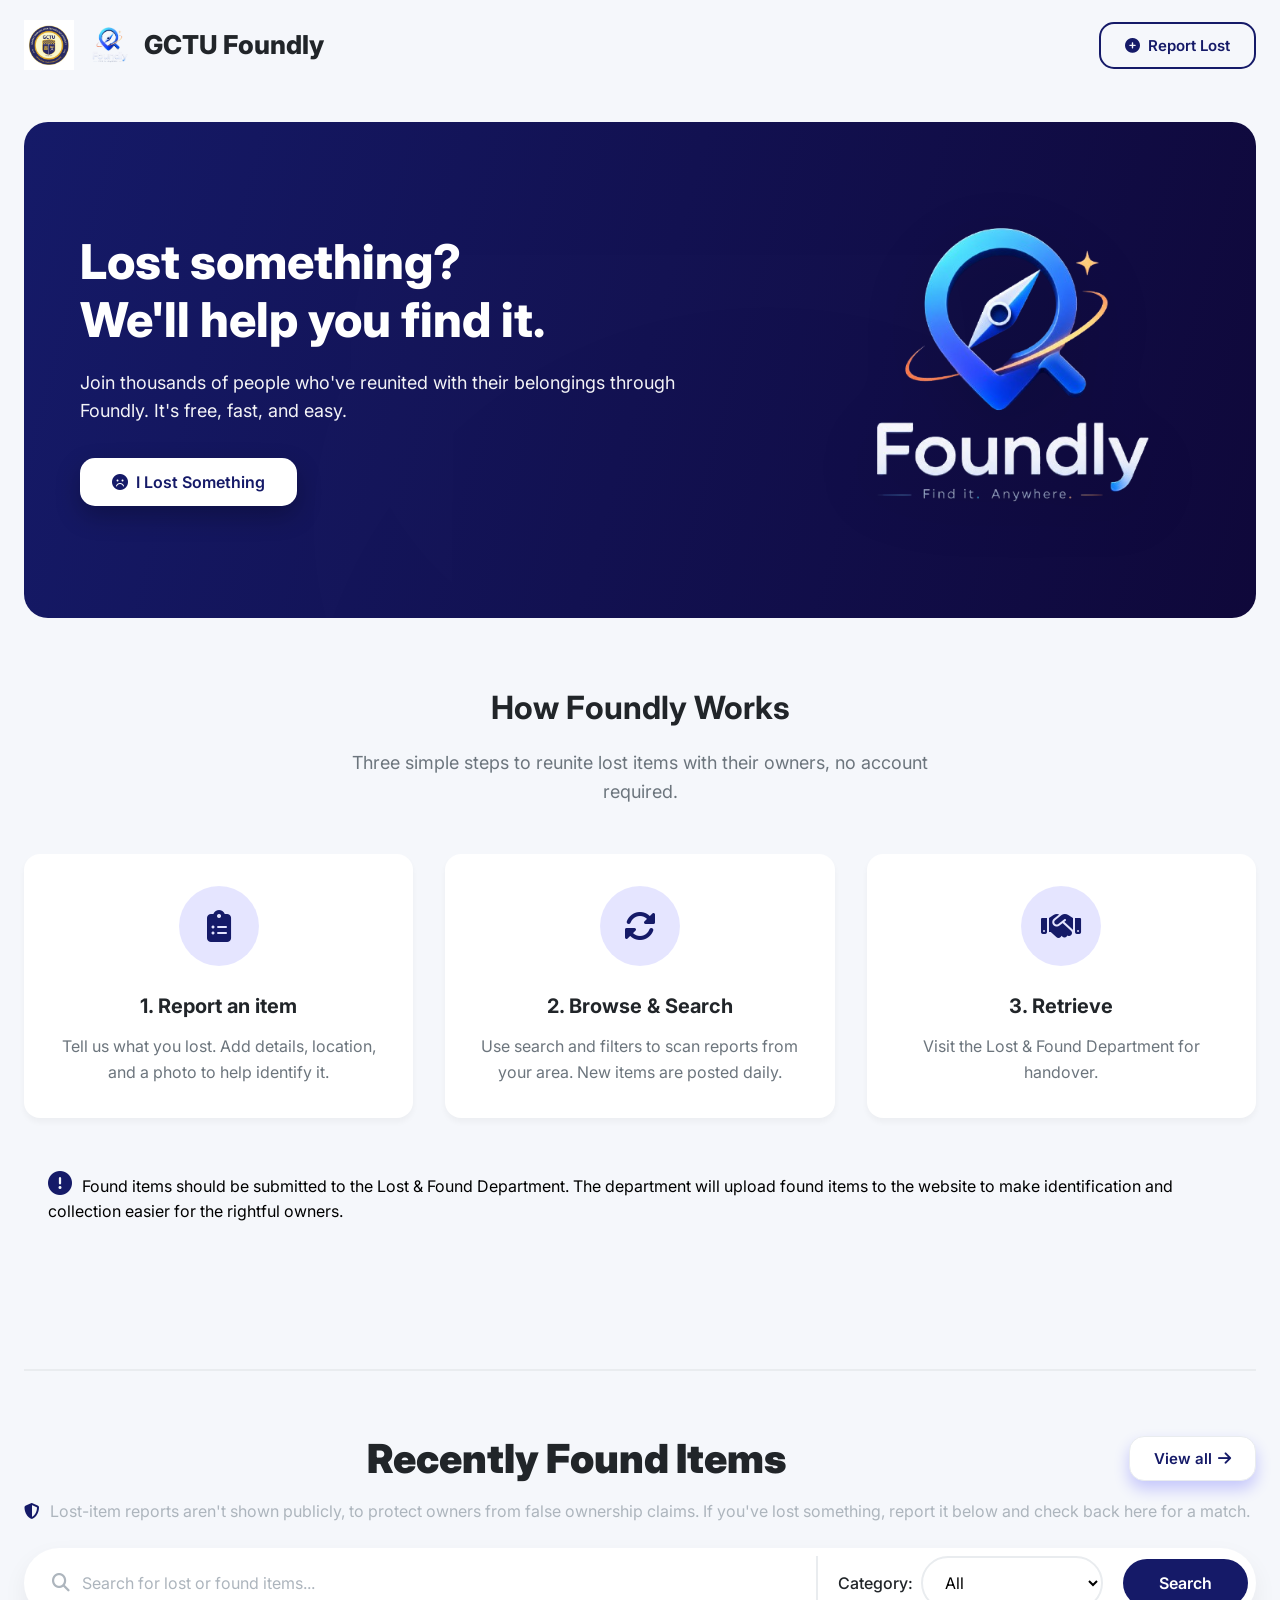
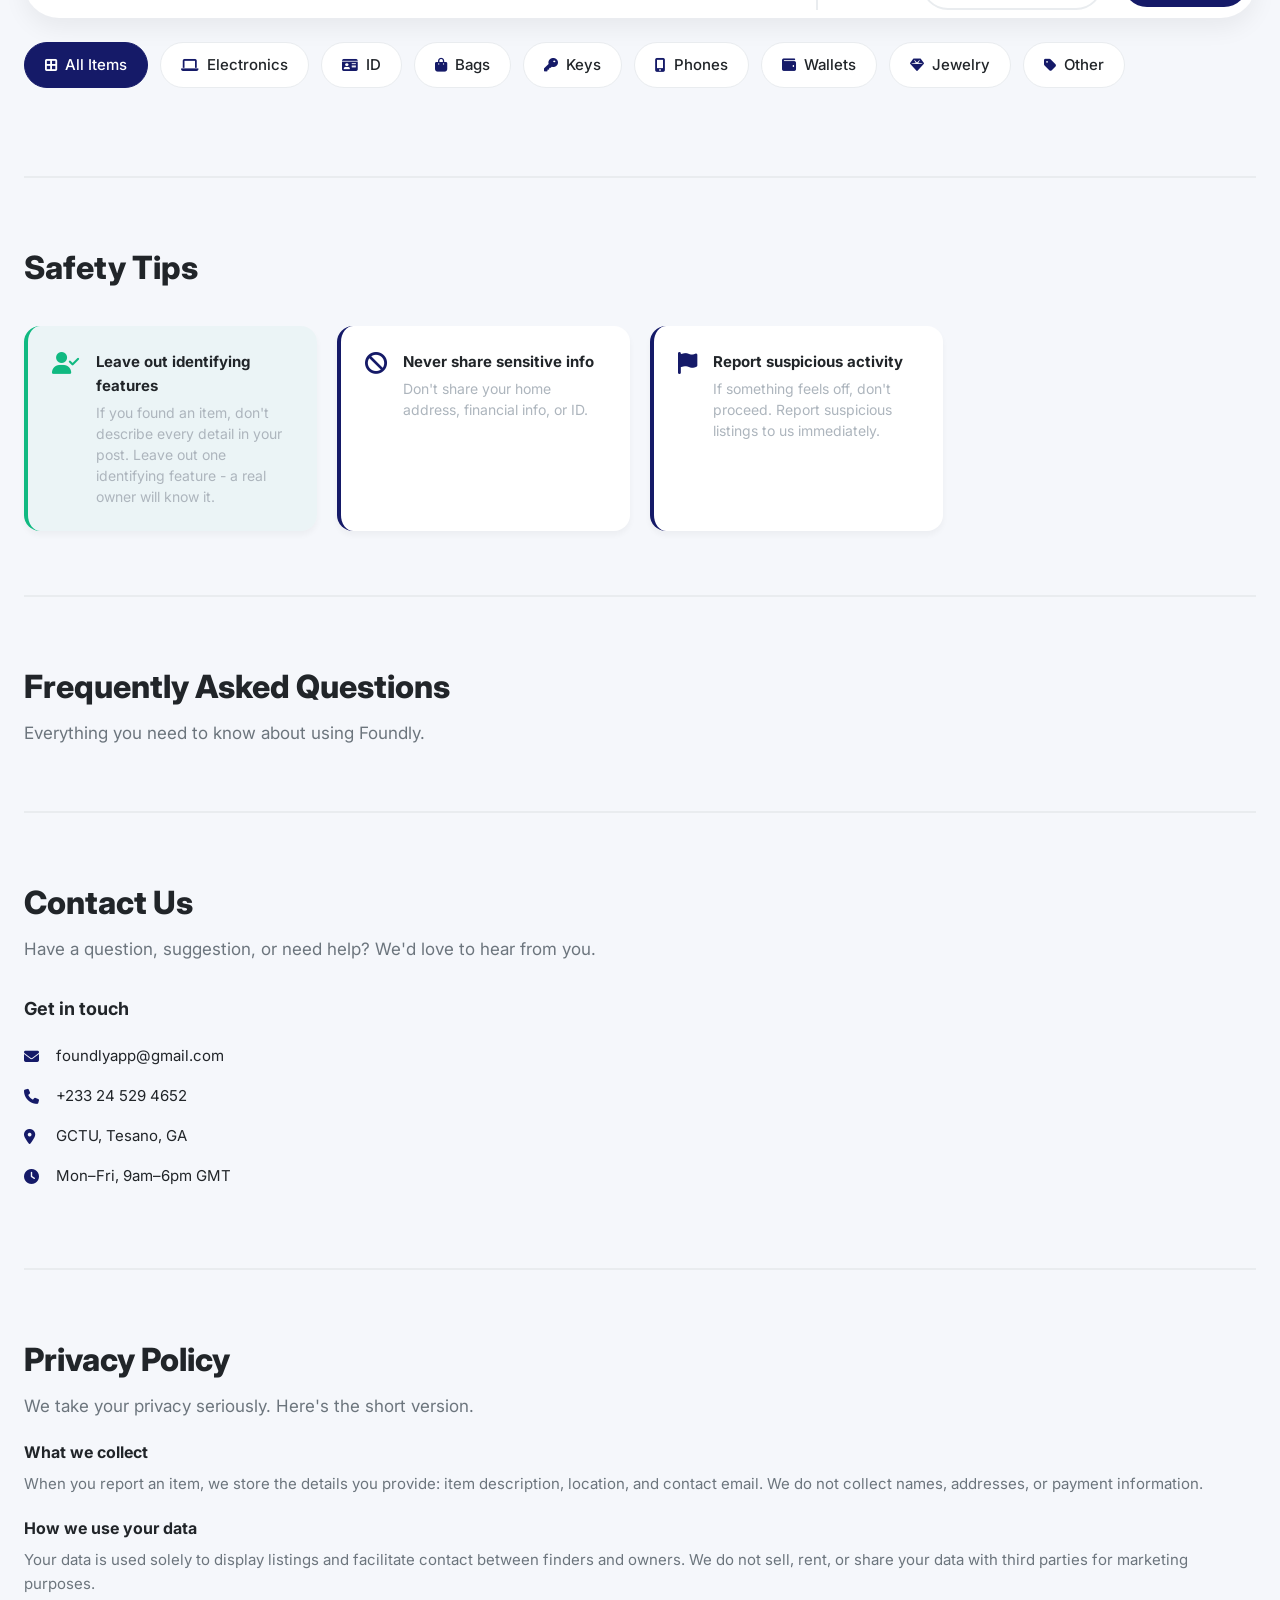
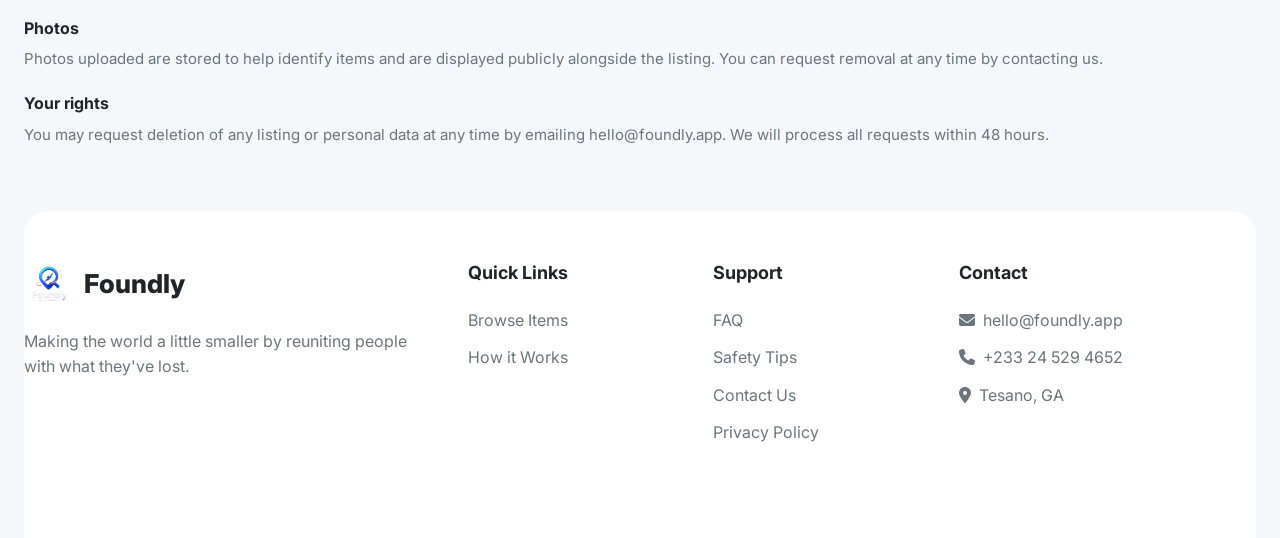
<file: foundly-supabase/public/index.html>
<!DOCTYPE html>
<html lang="en">
<head>
  <meta charset="UTF-8">
  <meta name="viewport" content="width=device-width, initial-scale=1.0">
  <title>GCTU Foundly · Lost & Found</title>
  <link rel="icon" type="image/png" href="foundly-logo-2(preview).png">
  <link rel="stylesheet" href="https://cdnjs.cloudflare.com/ajax/libs/font-awesome/6.4.0/css/all.min.css">
  <link href="https://fonts.googleapis.com/css2?family=Inter:wght@400;500;600;700;800&display=swap" rel="stylesheet">
  <link rel="stylesheet" href="foundly.css">
  <style>
    .about-section { margin: 64px 0; }
    .about-section h2 { font-size: 32px; font-weight: 800; margin-bottom: 8px; }
    .about-section > p { color: #6c757d; font-size: 17px; margin-bottom: 8px; }
    .section-divider { border: none; border-top: 2px solid #e9ecef; margin: 56px 0; }

    .safety-grid { display: grid; grid-template-columns: repeat(auto-fill, minmax(260px, 1fr)); gap: 20px; margin-top: 32px; }
    .safety-tip {
      background: white; border-radius: var(--radius-md); padding: 24px; box-shadow: var(--shadow-sm);
      border-left: 4px solid var(--primary); display: flex; gap: 16px; align-items: flex-start; transition: var(--transition);
    }
    .safety-tip:hover { transform: translateY(-3px); box-shadow: var(--shadow-md); }
    .safety-tip.highlight { border-left-color: #10b981; background: rgba(16,185,129,0.04); }
    .safety-tip i { font-size: 22px; color: var(--primary); margin-top: 2px; }
    .safety-tip.highlight i { color: #10b981; }
    .safety-tip h4 { font-size: 15px; margin-bottom: 4px; }
    .safety-tip p { font-size: 14px; color: var(--gray); line-height: 1.5; }

    .faq-list { margin-top: 28px; }
    .faq-item { border-bottom: 1px solid #e9ecef; }
    .faq-question {
      display: flex; justify-content: space-between; align-items: center; padding: 20px 4px;
      cursor: pointer; font-weight: 600; font-size: 16px;
    }
    .faq-question i { color: var(--gray); transition: transform 0.2s; }
    .faq-question.open i { transform: rotate(180deg); color: var(--primary); }
    .faq-answer { max-height: 0; overflow: hidden; transition: max-height 0.25s ease; color: #6c757d; font-size: 15px; line-height: 1.6; padding: 0 4px; }
    .faq-answer.open { max-height: 300px; padding-bottom: 20px; }

    .contact-grid { display: grid; grid-template-columns: 1fr 1.4fr; gap: 40px; margin-top: 32px; }
    .contact-info-item { display: flex; align-items: center; gap: 12px; margin-bottom: 16px; font-size: 15px; color: var(--dark); }
    .contact-info-item i { color: var(--primary); width: 20px; }
    .contact-form { background: white; border-radius: var(--radius-md); padding: 32px; box-shadow: var(--shadow-sm); }
    .contact-form h3, .contact-info h3 { margin-bottom: 20px; font-size: 18px; }
    @media (max-width: 900px) { .contact-grid { grid-template-columns: 1fr; } }

    .privacy-block h4 { margin-top: 20px; margin-bottom: 6px; font-size: 16px; }
    .privacy-block p { color: #6c757d; font-size: 15px; line-height: 1.6; }

    .form-tip {
      display: flex; gap: 10px; align-items: flex-start; background: rgba(0,7,255,0.05);
      border: 1px solid rgba(0,7,255,0.12); border-radius: var(--radius-sm); padding: 12px 14px;
      font-size: 13px; color: var(--dark); margin-top: -6px; margin-bottom: 18px; line-height: 1.5;
    }
    .form-tip i { color: var(--primary); margin-top: 2px; }
  </style>
</head>
<body data-page="home">
<div class="container">

  <!-- NAVIGATION -->
  <nav class="navbar">
    <a href="#" class="logo">
      <img id="foundly-logo-top" src="GCTU-Logo-640x640.webp" alt="Foundly illustration" onerror="this.style.display='none'">
      <img id="foundly-logo-top" src="foundly-logo-2(preview).png" alt="Foundly illustration" onerror="this.style.display='none'">
      <span> GCTU Foundly</span>
    </a>
    <!-- <div class="nav-links">
      <a href="#items-section">Browse Items</a>
      <a href="#how-it-works">How it Works</a>
      <a href="#safety">Safety</a>
      <a href="#faq">FAQ</a>
      <a href="#contact">Contact</a>
    </div> -->
    <div class="nav-buttons">
      <button class="btn btn-outline" onclick="openReportModal('lost')">
        <i class="fas fa-plus-circle"></i> Report Lost
      </button>
      <!-- <button class="btn btn-primary" onclick="openReportModal('found')">
        <i class="fas fa-search"></i> Report Found
      </button> -->
    </div>
  </nav>

  <!-- HERO -->
  <section class="hero">
    <div class="hero-content">
      <h1>Lost something?<br>We'll help you find it.</h1>
      <p>Join thousands of people who've reunited with their belongings through Foundly. It's free, fast, and easy.</p>
      <div class="hero-buttons">
        <button class="btn" onclick="openReportModal('lost')">
          <i class="fas fa-frown"></i> I Lost Something
        </button>
        <!-- <button class="btn btn-outline-white" onclick="openReportModal('found')">
          <i class="fas fa-smile"></i> I Found Something
        </button> -->
      </div>
      <!-- <div class="hero-stats">
        <div class="stat-item">
          <span class="stat-number" id="statReturned">2,845+</span>
          <span class="stat-label">Items Returned</span>
        </div>
        <div class="stat-item">
          <span class="stat-number" id="statActive">—</span>
          <span class="stat-label">Active Items</span>
        </div>
        <div class="stat-item">
          <span class="stat-number">98%</span>
          <span class="stat-label">Happy Users</span>
        </div>
      </div> -->
    </div>
    <div class="hero-image">
      <img src="foundly-logo-2(preview).png" alt="Foundly illustration" onerror="this.style.display='none'">
    </div>
  </section>

  <!-- HOW IT WORKS -->
  <section class="how-it-works" id="how-it-works">
    <h2>How Foundly Works</h2>
    <p>Three simple steps to reunite lost items with their owners, no account required.</p>
    <div class="steps">
      <div class="step">
        <div class="step-icon"><i class="fas fa-clipboard-list"></i></div>
        <h3>1. Report an item</h3>
        <p>Tell us what you lost. Add details, location, and a photo to help identify it.

        </p>
      </div>
      <div class="step">
        <div class="step-icon"><i class="fas fa-sync-alt"></i></div>
        <h3>2. Browse & Search</h3>
        <p>Use search and filters to scan reports from your area. New items are posted daily.</p>
      </div>
      <div class="step">
        <div class="step-icon"><i class="fas fa-handshake"></i></div>
        <h3>3. Retrieve</h3>
        <p>Visit the Lost & Found Department for handover.</p>
      </div>
    </div>
    
  </section>

  <div class="found-items-instruction">
    <p style="color:black;font-size:16px;margin-top:-16px;margin:24px">
    <i class="fa-solid fa-circle-exclamation" style="color:var(--primary);margin-right:6px;font-size:24px"></i>
Found items should be submitted to the Lost & Found Department. The department will upload found items to the website to make identification and collection easier for the rightful owners.  </p>
  </div>

  <!-- SEARCH & FILTER
  <div class="search-section" id="items-section">
    <div class="search-input">
      <i class="fas fa-search"></i>
      <input type="text" placeholder="Search for lost or found items..." id="searchInput">
    </div>
    <div class="filter-dropdown">
      <label for="drpdwn">Category:</label>
      <select id="drpdwn">
        <option value="">All</option>
        <option value="electronics">Electronics</option>
        <option value="id">ID</option>
        <option value="bags">Bags & Luggage</option>
        <option value="keys">Keys</option>
        <option value="phones">Phones</option>
        <option value="wallets">Wallets & Purses</option>
        <option value="jewelry">Jewelry</option>
        <option value="other">Other</option>
      </select>
    </div>
    <button class="search-btn" onclick="applyFilters()">
       Search
    </button>
  </div>

  CATEGORY PILLS 
  <div class="category-pills">
    <div class="pill active" onclick="filterByCategory('all', this)"><i class="fas fa-border-all"></i> All Items</div>
    <div class="pill" onclick="filterByCategory('electronics', this)"><i class="fas fa-laptop"></i> Electronics</div>
    <div class="pill" onclick="filterByCategory('id', this)"><i class="fas fa-id-card"></i> ID</div>
    <div class="pill" onclick="filterByCategory('bags', this)"><i class="fas fa-bag-shopping"></i> Bags</div>
    <div class="pill" onclick="filterByCategory('keys', this)"><i class="fas fa-key"></i> Keys</div>
    <div class="pill" onclick="filterByCategory('phones', this)"><i class="fas fa-mobile-alt"></i> Phones</div>
    <div class="pill" onclick="filterByCategory('wallets', this)"><i class="fas fa-wallet"></i> Wallets</div>
    <div class="pill" onclick="filterByCategory('jewelry', this)"><i class="fas fa-gem"></i> Jewelry</div>
    <div class="pill" onclick="filterByCategory('other', this)"><i class="fas fa-tag"></i> Other</div>
  </div> -->

  <hr class="section-divider">

  <!-- ITEMS GRID -->
  <div class="section-header">
    <h2>Recently Found Items</h2>
    <button class="btn" id="view-all-btn">
      <a onclick="showAllItems()" style="cursor:pointer">View all <i class="fas fa-arrow-right"></i></a>
    </button>
  </div>
  <p style="color:var(--gray);font-size:16px;margin-top:-16px;margin-bottom:24px">
    <i class="fas fa-shield-halved" style="color:var(--primary);margin-right:6px"></i>
    Lost-item reports aren't shown publicly, to protect owners from false ownership claims. If you've lost something, report it below and check back here for a match.
  </p>

  <!-- SEARCH & FILTER -->
  <div class="search-section" id="items-section">
    <div class="search-input">
      <i class="fas fa-search"></i>
      <input type="text" placeholder="Search for lost or found items..." id="searchInput">
    </div>
    <div class="filter-dropdown">
      <label for="drpdwn">Category:</label>
      <select id="drpdwn">
        <option value="">All</option>
        <option value="electronics">Electronics</option>
        <option value="id">ID</option>
        <option value="bags">Bags & Luggage</option>
        <option value="keys">Keys</option>
        <option value="phones">Phones</option>
        <option value="wallets">Wallets & Purses</option>
        <option value="jewelry">Jewelry</option>
        <option value="other">Other</option>
      </select>
    </div>
    <button class="search-btn" onclick="applyFilters()">
       Search
    </button>
  </div>

  <!-- CATEGORY PILLS -->
  <div class="category-pills">
    <div class="pill active" onclick="filterByCategory('all', this)"><i class="fas fa-border-all"></i> All Items</div>
    <div class="pill" onclick="filterByCategory('electronics', this)"><i class="fas fa-laptop"></i> Electronics</div>
    <div class="pill" onclick="filterByCategory('id', this)"><i class="fas fa-id-card"></i> ID</div>
    <div class="pill" onclick="filterByCategory('bags', this)"><i class="fas fa-bag-shopping"></i> Bags</div>
    <div class="pill" onclick="filterByCategory('keys', this)"><i class="fas fa-key"></i> Keys</div>
    <div class="pill" onclick="filterByCategory('phones', this)"><i class="fas fa-mobile-alt"></i> Phones</div>
    <div class="pill" onclick="filterByCategory('wallets', this)"><i class="fas fa-wallet"></i> Wallets</div>
    <div class="pill" onclick="filterByCategory('jewelry', this)"><i class="fas fa-gem"></i> Jewelry</div>
    <div class="pill" onclick="filterByCategory('other', this)"><i class="fas fa-tag"></i> Other</div>
  </div>

  <div class="items-grid" id="itemsGrid"></div>

  <hr class="section-divider">

  <!-- SAFETY TIPS -->
  <section class="about-section" id="safety">
    <h2>Safety Tips</h2>
    <!-- <p>Stay safe when arranging a handover — and help prevent false ownership claims.</p> -->
    <div class="safety-grid">
      <div class="safety-tip highlight">
        <i class="fas fa-user-check"></i>
        <div>
          <h4>Leave out identifying features</h4>
          <p>If you found an item, don't describe every detail in your post. Leave out one identifying feature - a real owner will know it.</p>
        </div>
      </div>
      <!-- <div class="safety-tip">
        <i class="fas fa-people-group"></i>
        <div>
          <h4>Meet in a public place</h4>
          <p>Choose a busy location like a café, mall, or police station for the handover.</p>
        </div>
      </div> -->
      <!-- <div class="safety-tip">
        <i class="fas fa-sun"></i>
        <div>
          <h4>Meet during daylight</h4>
          <p>Arrange meetings during daytime hours when there are more people around.</p>
        </div>
      </div> -->
      <!-- <div class="safety-tip">
        <i class="fas fa-phone"></i>
        <div>
          <h4>Tell someone</h4>
          <p>Let a friend or family member know where you're going and who you're meeting.</p>
        </div>
      </div> -->
      <div class="safety-tip">
        <i class="fas fa-ban"></i>
        <div>
          <h4>Never share sensitive info</h4>
          <p>Don't share your home address, financial info, or ID.</p>
        </div>
      </div>
      <div class="safety-tip">
        <i class="fas fa-flag"></i>
        <div>
          <h4>Report suspicious activity</h4>
          <p>If something feels off, don't proceed. Report suspicious listings to us immediately.</p>
        </div>
      </div>
    </div>
  </section>

  <hr class="section-divider">

  <!-- FAQ -->
  <section class="about-section" id="faq">
    <h2>Frequently Asked Questions</h2>
    <p>Everything you need to know about using Foundly.</p>
    <div class="faq-list" id="faqList"><!-- rendered by JS --></div>
  </section>

  <hr class="section-divider">

  <!-- CONTACT -->
  <section class="about-section" id="contact">
    <h2>Contact Us</h2>
    <p>Have a question, suggestion, or need help? We'd love to hear from you.</p>
    <div class="contact-grid">
      <div class="contact-info">
        <h3>Get in touch</h3>
        <div class="contact-info-item"><i class="fas fa-envelope"></i><span>foundlyapp@gmail.com</span></div>
        <div class="contact-info-item"><i class="fas fa-phone"></i><span>+233 24 529 4652</span></div>
        <div class="contact-info-item"><i class="fas fa-map-marker-alt"></i><span>GCTU, Tesano, GA</span></div>
        <div class="contact-info-item"><i class="fas fa-clock"></i><span>Mon–Fri, 9am–6pm GMT</span></div>
      </div>
      <!-- <div class="contact-form">
        <h3>Send us a message</h3>
        <form onsubmit="submitContact(event)">
          <div class="form-group">
            <label>Your Name</label>
            <input type="text" placeholder="John Doe" required>
          </div>
          <div class="form-group">
            <label>Email Address</label>
            <input type="email" placeholder="you@example.com" required>
          </div>
          <div class="form-group">
            <label>Subject</label>
            <input type="text" placeholder="How can we help?">
          </div>
          <div class="form-group">
            <label>Message</label>
            <textarea rows="5" placeholder="Tell us more..." required style="resize:vertical"></textarea>
          </div>
          <button type="submit" class="submit-btn">
            <i class="fas fa-paper-plane"></i> Send Message
          </button>
        </form>
      </div> -->
    </div>
  </section>

  <hr class="section-divider">

  <!-- PRIVACY -->
  <section class="about-section" id="privacy">
    <h2>Privacy Policy</h2>
    <p>We take your privacy seriously. Here's the short version.</p>
    <div class="privacy-block">
      <h4>What we collect</h4>
      <p>When you report an item, we store the details you provide: item description, location, and contact email. We do not collect names, addresses, or payment information.</p>
      <h4>How we use your data</h4>
      <p>Your data is used solely to display listings and facilitate contact between finders and owners. We do not sell, rent, or share your data with third parties for marketing purposes.</p>
      <h4>Photos</h4>
      <p>Photos uploaded are stored to help identify items and are displayed publicly alongside the listing. You can request removal at any time by contacting us.</p>
      <h4>Your rights</h4>
      <p>You may request deletion of any listing or personal data at any time by emailing hello@foundly.app. We will process all requests within 48 hours.</p>
    </div>
  </section>

  <!-- REPORT MODAL -->
  <div class="modal" id="reportModal">
    <div class="modal-content">
      <div class="modal-header">
        <h3 id="modalTitle">Report Lost Item</h3>
        <button class="close-modal" onclick="closeModal()">&times;</button>
      </div>
      <form id="reportForm" onsubmit="submitReport(event)">
        <input type="hidden" id="itemType" name="itemType" value="lost">
        <div class="form-group">
          <label>Title *</label>
          <input type="text" placeholder="e.g., Blue Samsung Galaxy S22" id="itemTitle" required>
        </div>
        <div class="form-row">
          <div class="form-group">
            <label>Category *</label>
            <select id="itemCategory" required>
              <option value="">Select category</option>
              <option value="electronics">Electronics</option>
              <option value="id">ID</option>
              <option value="bags">Bags & Luggage</option>
              <option value="keys">Keys</option>
              <option value="phones">Phones</option>
              <option value="wallets">Wallets & Purses</option>
              <option value="jewelry">Jewelry</option>
              <option value="other">Other</option>
            </select>
          </div>
          <div class="form-group">
            <label>Location *</label>
            <input type="text" placeholder="e.g., G-block, C14....." id="itemLocation" required>
          </div>
        </div>
        <div class="form-group">
          <label>Description *</label>
          <textarea rows="4" placeholder="Provide a description (color, brand, distinctive features...)" id="itemDescription" required></textarea>
        </div>
        <div class="form-tip">
          <i class="fas fa-lightbulb"></i>
          <span>Tip: if you lost this item, leave out one identifying detail (a mark, an engraving, what's inside a pocket).</span>
        </div>
        <div class="form-group">
          <label>Contact Email *</label>
          <input type="email" placeholder="your@email.com" id="itemEmail" required>
        </div>
        <div class="form-group">
          <label>Photo (optional)</label>
          <div class="file-upload" onclick="document.getElementById('itemImage').click()">
            <i class="fas fa-cloud-upload-alt"></i>
            <p id="itemUploadText">Click to upload or drag and drop</p>
            <small style="color:var(--gray)">JPG or PNG, up to 5MB — consider cropping out one unique detail</small>
            <input type="file" id="itemImage" accept="image/png,image/jpeg" style="display:none">
          </div>
          <div class="image-preview-card" id="itemImagePreviewWrap" style="display:none">
            <img id="itemImagePreview" alt="Selected photo preview">
            <button type="button" class="remove-image-btn" onclick="clearItemImage()">
              <i class="fas fa-times"></i> Remove photo
            </button>
          </div>
        </div>
        <button type="submit" class="submit-btn">
          <i class="fas fa-paper-plane"></i>
          <span id="submitBtnText">Report Lost Item</span>
        </button>
      </form>
    </div>
  </div>

  <!-- ITEM DETAIL MODAL -->
  <div class="modal detail-modal" id="detailModal">
    <div class="modal-content">
      <button class="close-modal" onclick="closeDetailModal()" style="position:absolute;top:16px;right:16px;z-index:10;background:white;border-radius:50%;width:40px;height:40px;font-size:24px">&times;</button>
      <div class="detail-image" id="detailImage">
        <i class="fas fa-image"></i>
      </div>
      <div class="detail-body">
        <span class="card-badge" id="detailBadge" style="position:static;margin-bottom:12px;display:inline-block">Lost</span>
        <h2 id="detailTitle">Item Title</h2>
        <div class="detail-meta">
          <span><i class="fas fa-tag"></i> <span id="detailCategory">Category</span></span>
          <span><i class="fas fa-map-marker-alt"></i> <span id="detailLocation">Location</span></span>
          <span><i class="fas fa-calendar"></i> <span id="detailDate">Date</span></span>
        </div>
        <p id="detailDescription">Item description goes here.</p>
        <div class="detail-actions">
          <a href="#" id="detailContactBtn" class="btn btn-primary" style="flex:1;justify-content:center">
            <i class="fas fa-envelope"></i> <span id="detailContactEmail">Contact</span>
          </a>
        </div>
      </div>
    </div>
  </div>

  <!-- EDIT LINK SUCCESS MODAL -->
  <div class="modal" id="editLinkModal">
    <div class="modal-content" style="max-width:460px">
      <div class="modal-header">
        <h3><i class="fas fa-circle-check" style="color:#10b981;margin-right:8px"></i>Report Submitted!</h3>
        <button class="close-modal" onclick="closeEditLinkModal()">&times;</button>
      </div>
      <div style="padding:0 0 8px">
        <p style="color:var(--gray);margin-bottom:16px">
          Save this private link — it's the only way to edit, resolve, or delete this report later. Nobody else can use it.
        </p>
        <div class="form-group">
          <label>Your edit link</label>
          <div style="display:flex;gap:8px">
            <input type="text" id="editLinkInput" readonly style="flex:1" onclick="this.select()">
            <button type="button" class="btn btn-outline" onclick="copyEditLink()" style="white-space:nowrap">
              <i class="fas fa-copy"></i> Copy
            </button>
          </div>
        </div>
        <a id="editLinkEmailBtn" href="#" class="btn btn-outline" style="width:100%;justify-content:center;margin-top:8px">
          <i class="fas fa-envelope"></i> Email me this link
        </a>
        <button type="button" class="submit-btn" style="margin-top:16px" onclick="closeEditLinkModal()">
          <i class="fas fa-check"></i> Got it
        </button>
      </div>
    </div>
  </div>

  <!-- FOOTER -->
  <footer class="footer">
    <div class="footer-content">
      <div class="footer-col">
        <a href="#" class="logo" style="margin-bottom:20px">
          <img id="foundly-logo-top" src="foundly-logo-2(preview).png" alt="Foundly illustration" onerror="this.style.display='none'">
          <span>Foundly</span>
        </a>
        <p>Making the world a little smaller by reuniting people with what they've lost.</p>
      </div>
      <div class="footer-col">
        <h4>Quick Links</h4>
        <ul class="footer-links">
          <li><a href="#items-section">Browse Items</a></li>
          <li><a href="#how-it-works">How it Works</a></li>
        </ul>
      </div>
      <div class="footer-col">
        <h4>Support</h4>
        <ul class="footer-links">
          <li><a href="#faq">FAQ</a></li>
          <li><a href="#safety">Safety Tips</a></li>
          <li><a href="#contact">Contact Us</a></li>
          <li><a href="#privacy">Privacy Policy</a></li>
        </ul>
      </div>
      <div class="footer-col">
        <h4>Contact</h4>
        <ul class="footer-links">
          <li><span><i class="fas fa-envelope" style="margin-right:8px"></i>hello@foundly.app</span></li>
          <li><span><i class="fas fa-phone" style="margin-right:8px"></i>+233 24 529 4652</span></li>
          <li><span><i class="fas fa-map-marker-alt" style="margin-right:8px"></i>Tesano, GA</span></li>
        </ul>
      </div>
    </div>
    <!-- <div class="footer-bottom">
      <p>&copy; 2026 Foundly. Made with <i class="fas fa-heart" style="color:var(--danger)"></i> for the community.</p>
    </div> -->
  </footer>
</div>

<script type="module" src="js/home.js"></script>
</body>
</html>
</file>
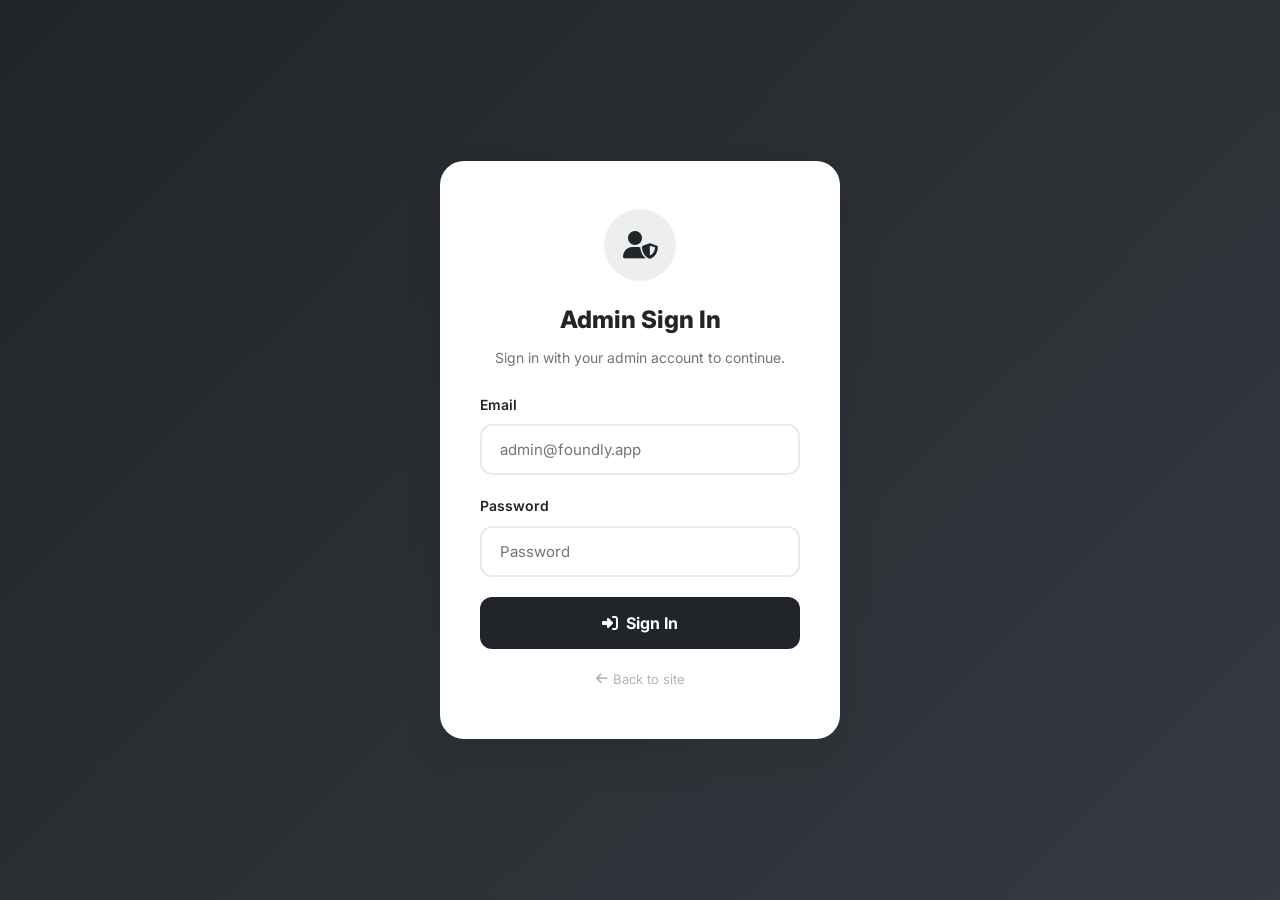
<file: foundly-supabase/public/console-9b2704b6.html>
<!DOCTYPE html>
<html lang="en">
<head>
  <meta charset="UTF-8">
  <meta name="viewport" content="width=device-width, initial-scale=1.0">
  <title>Foundly · Admin Dashboard</title>
  <link rel="stylesheet" href="https://cdnjs.cloudflare.com/ajax/libs/font-awesome/6.4.0/css/all.min.css">
  <link href="https://fonts.googleapis.com/css2?family=Inter:wght@400;500;600;700;800&display=swap" rel="stylesheet">
  <link rel="stylesheet" href="foundly.css">
  <style>
    /* Admin-page accent overrides */
    .search-btn { background: #212529; }
    .search-btn:hover { background: #000; }
    .pill.active { background: #212529; border-color: #212529; }
    .submit-btn  { background: #212529; }
    .submit-btn:hover { background: #000; }
    .page-hero.admin-hero { background: linear-gradient(105deg, #212529 0%, #495057 100%); }
    body { background-color: #f5f7fb; }

    /* ---------- LOGIN GATE ---------- */
    .password-gate {
      position: fixed; inset: 0;
      background: linear-gradient(135deg, #212529 0%, #343a40 100%);
      z-index: 3000; display: flex; align-items: center; justify-content: center; padding: 24px;
    }
    .password-gate-card {
      background: white; border-radius: var(--radius-lg); padding: 48px 40px;
      max-width: 400px; width: 100%; text-align: center; box-shadow: var(--shadow-lg);
    }
    .password-gate-icon {
      width: 72px; height: 72px; border-radius: 50%;
      background: rgba(33,37,41,0.08); color: #212529;
      display: flex; align-items: center; justify-content: center; font-size: 28px; margin: 0 auto 20px;
    }
    .password-gate-card h2 { font-size: 24px; font-weight: 800; margin-bottom: 4px; }
    .password-gate-card .gate-sub { color: #6c757d; margin: 8px 0 24px; font-size: 14px; }
    .password-gate-card .form-group { text-align: left; }
    .gate-back-link { display: inline-flex; align-items: center; gap: 6px; margin-top: 20px; font-size: 13px; color: var(--gray); text-decoration: none; }
    .gate-back-link:hover { color: var(--primary); }

    /* ---------- STATS ---------- */
    .admin-stats-banner { grid-template-columns: repeat(6, 1fr); }
    .stat-card-icon.green  { background: rgba(16,185,129,0.1); color: #10b981; }
    .stat-card-icon.orange { background: rgba(248,150,30,0.12); color: var(--warning); }
    .stat-card.clickable { cursor: pointer; }

    /* ---------- TABLE ---------- */
    .admin-table-wrapper { background: white; border-radius: var(--radius-md); box-shadow: var(--shadow-sm); overflow-x: auto; margin-bottom: 48px; }
    .admin-table { width: 100%; border-collapse: collapse; min-width: 800px; }
    .admin-table th {
      text-align: left; padding: 16px 20px; font-size: 12px; text-transform: uppercase; letter-spacing: 0.5px;
      color: var(--gray); border-bottom: 2px solid #f1f3f5; background: #f8f9fb; white-space: nowrap;
    }
    .admin-table td { padding: 12px 20px; border-bottom: 1px solid #f1f3f5; font-size: 14px; vertical-align: middle; }
    .admin-table tr:last-child td { border-bottom: none; }
    .admin-table tbody tr:hover td { background: #f8f9fb; }

    .admin-thumb { width: 44px; height: 44px; border-radius: 10px; overflow: hidden; background: #f1f3f5; display: flex; align-items: center; justify-content: center; color: var(--gray); font-size: 16px; }
    .admin-thumb img { width: 100%; height: 100%; object-fit: cover; }
    .admin-item-title { font-weight: 700; color: var(--dark); margin-bottom: 2px; max-width: 260px; overflow: hidden; text-overflow: ellipsis; white-space: nowrap; }
    .admin-item-sub { font-size: 12px; color: var(--gray); }

    .status-pill { padding: 4px 12px; border-radius: 40px; font-size: 11px; font-weight: 700; text-transform: uppercase; letter-spacing: 0.5px; white-space: nowrap; }
    .status-pill.status-active   { background: rgba(16,185,129,0.12); color: #10b981; }
    .status-pill.status-resolved { background: rgba(0,7,255,0.12); color: var(--primary); }
    .status-pill.status-deleted  { background: rgba(249,65,68,0.12); color: var(--danger); }

    .admin-actions { white-space: nowrap; position: relative; }
    .dropdown { position: relative; display: inline-block; }
    .dropdown-toggle {
      width: 36px; height: 32px; border-radius: 8px; border: 1px solid #e9ecef; background: white; color: var(--dark);
      display: inline-flex; align-items: center; justify-content: center; cursor: pointer; transition: var(--transition);
      font-size: 14px;
    }
    .dropdown-toggle:hover { background: #f1f3f5; border-color: #ced4da; }
    .dropdown-menu {
      display: none;
      position: absolute;
      right: 0;
      top: calc(100% + 4px);
      background: white;
      border-radius: 10px;
      box-shadow: var(--shadow-lg);
      border: 1px solid #f1f3f5;
      min-width: 160px;
      overflow: hidden;
      z-index: 50;
    }
    .dropdown-menu.open { display: block; }
    .dropdown-menu button {
      display: flex; align-items: center; gap: 10px;
      width: 100%; padding: 10px 14px; border: none; background: none;
      text-align: left; font-size: 13px; font-weight: 600; color: var(--dark);
      cursor: pointer; transition: background 0.15s;
    }
    .dropdown-menu button:hover { background: #f8f9fb; }
    .dropdown-menu button i { width: 16px; color: var(--gray); }
    .dropdown-menu button.danger-item { color: var(--danger); }
    .dropdown-menu button.danger-item i { color: var(--danger); }
    .dropdown-menu button.success-item { color: #10b981; }
    .dropdown-menu button.success-item i { color: #10b981; }
    .dropdown-menu hr { border: none; border-top: 1px solid #f1f3f5; margin: 4px 0; }

    .icon-btn {
      width: 32px; height: 32px; border-radius: 50%; border: 1px solid #e9ecef; background: white; color: var(--gray);
      display: inline-flex; align-items: center; justify-content: center; cursor: pointer; transition: var(--transition);
      font-size: 12px; margin-right: 6px;
    }
    .icon-btn:hover { background: var(--primary); color: white; border-color: var(--primary); }
    .icon-btn.danger:hover  { background: var(--danger);  color: white; border-color: var(--danger); }
    .icon-btn.warning:hover { background: var(--warning); color: white; border-color: var(--warning); }
    .icon-btn.success:hover { background: #10b981; color: white; border-color: #10b981; }

    .sort-bar { display: flex; justify-content: space-between; align-items: center; margin-bottom: 20px; flex-wrap: wrap; gap: 12px; }
    .result-count { font-size: 14px; color: #6c757d; }
    .result-count strong { color: var(--dark); }

    @media (max-width: 1200px) { .admin-stats-banner { grid-template-columns: repeat(3, 1fr); } }
    @media (max-width: 576px)  { .admin-stats-banner { grid-template-columns: repeat(2, 1fr); } }
  </style>
</head>
<body data-page="admin">

<!-- ============ LOGIN GATE ============ -->
<div class="password-gate" id="loginGate">
  <div class="password-gate-card">
    <div class="password-gate-icon"><i class="fas fa-user-shield"></i></div>
    <h2>Admin Sign In</h2>
    <p class="gate-sub">Sign in with your admin account to continue.</p>
    <form id="gateForm" onsubmit="return false">
      <div class="form-group">
        <label>Email</label>
        <input type="email" id="gateEmail" placeholder="admin@foundly.app" autocomplete="username" required>
      </div>
      <div class="form-group">
        <label>Password</label>
        <input type="password" id="gatePassword" placeholder="Password" autocomplete="current-password" required>
      </div>
      <small id="gateError" style="display:none;color:var(--danger);margin-bottom:10px;text-align:left"></small>
      <button type="submit" class="submit-btn" id="gateSubmitBtn">
        <i class="fas fa-right-to-bracket"></i> Sign In
      </button>
    </form>
    <a href="index.html" class="gate-back-link"><i class="fas fa-arrow-left"></i> Back to site</a>
  </div>
</div>

<!-- ============ NOT AUTHORIZED ============ -->
<div class="password-gate" id="notAdminGate" style="display:none">
  <div class="password-gate-card">
    <div class="password-gate-icon" style="background:rgba(249,65,68,0.1);color:var(--danger)"><i class="fas fa-ban"></i></div>
    <h2>Not authorized</h2>
    <p class="gate-sub">This account doesn't have admin access. Ask an existing admin to grant it, or sign in with a different account.</p>
    <button class="submit-btn" onclick="handleSignOutAndReload()"><i class="fas fa-rotate-left"></i> Try a different account</button>
  </div>
</div>

<!-- ============ ADMIN CONTENT ============ -->
<div id="adminContent" style="display:none">
<div class="container">

  <!-- NAVIGATION -->
  <nav class="navbar">
    <a href="index.html" class="logo">
        <img id="foundly-logo-top" src="GCTU-Logo-640x640.webp" alt="Foundly illustration" onerror="this.style.display='none'">
        <img id="foundly-logo-top" src="foundly-logo-2(preview).png" alt="Foundly illustration" onerror="this.style.display='none'">
      <span>GCTU Foundly</span>
    </a>
    <div class="nav-links">
      <span style="font-weight:700;color:var(--gray);font-size:13px;text-transform:uppercase;letter-spacing:1.5px">
        <i class="fas fa-gauge-high"></i> Admin Panel
      </span>
    </div>
    <div class="nav-buttons">
      <span id="adminEmailLabel" style="font-size:13px;color:var(--gray);margin-right:8px"></span>
      <a href="index.html" class="btn btn-outline">
        <i class="fas fa-arrow-left"></i> View Site
      </a>
      <button class="btn" style="background:var(--danger);color:white;border:none;box-shadow:0 8px 16px rgba(249,65,68,0.2)" onclick="handleSignOut()">
        <i class="fas fa-sign-out-alt"></i> Logout
      </button>
    </div>
  </nav>

  <!-- PAGE HERO -->
  <section class="page-hero admin-hero">
    <div class="page-hero-content">
      <h1><i class="fas fa-gauge-high" style="margin-right:12px;opacity:0.9"></i>Admin Dashboard</h1>
      <p>Review, edit, resolve, or remove any lost &amp; found report on Foundly.</p>
    </div>
  </section>

  <div style="background:white;border-radius:var(--radius-md);box-shadow:var(--shadow-sm);padding:20px 24px;margin-bottom:32px;display:flex;align-items:center;gap:16px;flex-wrap:wrap">
    <i class="fas fa-diagram-project" style="font-size:22px;color:var(--primary)"></i>
    <div style="flex:1;min-width:260px">
      <strong>Workflow:</strong> Lost item reported (visible here only) →
      Someone reports a matching Found item (visible on the public site) →
      You compare the two and confirm a match →
      Click the matching item's <strong>⋮ menu → Mark Resolved</strong> →
      the owner is automatically emailed at the address they gave when reporting.
    </div>
  </div>

  <!-- STATS -->
  <div class="stats-banner admin-stats-banner">
    <div class="stat-card clickable" onclick="filterFromStatCard('all','all')">
      <div class="stat-card-icon blue"><i class="fas fa-layer-group"></i></div>
      <div><div class="stat-card-value" id="statTotal">0</div><div class="stat-card-label">Total Items</div></div>
    </div>
    <div class="stat-card clickable" onclick="filterFromStatCard('active','all')">
      <div class="stat-card-icon green"><i class="fas fa-circle-check"></i></div>
      <div><div class="stat-card-value" id="statActiveCount">0</div><div class="stat-card-label">Active Items</div></div>
    </div>
    <div class="stat-card clickable" onclick="filterFromStatCard('all','found')">
      <div class="stat-card-icon purple"><i class="fas fa-hand-holding-heart"></i></div>
      <div><div class="stat-card-value" id="statFoundCount">0</div><div class="stat-card-label">Found Items</div></div>
    </div>
    <div class="stat-card clickable" onclick="filterFromStatCard('resolved','all')">
      <div class="stat-card-icon blue"><i class="fas fa-handshake"></i></div>
      <div><div class="stat-card-value" id="statResolvedCount">0</div><div class="stat-card-label">Resolved Items</div></div>
    </div>
    <div class="stat-card clickable" onclick="filterFromStatCard('deleted','all')">
      <div class="stat-card-icon red"><i class="fas fa-trash"></i></div>
      <div><div class="stat-card-value" id="statDeletedCount">0</div><div class="stat-card-label">Deleted Items</div></div>
    </div>
  </div>

  <!-- TOOLBAR -->
  <div class="section-header">
    <h2>Manage Items</h2>
    <button class="btn btn-primary" style="background:#212529;box-shadow:0 8px 16px rgba(33,37,41,0.2)" onclick="openItemModal('create')">
      <i class="fas fa-plus"></i> Add New Item
    </button>
  </div>

  <!-- STATUS TABS -->
  <div class="category-pills" id="statusTabs">
    <div class="pill active" data-tab="all" onclick="setTab('all', this)"><i class="fas fa-border-all"></i> All</div>
    <div class="pill" data-tab="active" onclick="setTab('active', this)"><i class="fas fa-circle-check"></i> Active</div>
    <div class="pill" data-tab="resolved" onclick="setTab('resolved', this)"><i class="fas fa-handshake"></i> Resolved</div>
    <div class="pill" data-tab="deleted" onclick="setTab('deleted', this)"><i class="fas fa-trash"></i> Deleted</div>
  </div>

  <div class="search-section">
    <div class="search-input">
      <i class="fas fa-search"></i>
      <input type="text" placeholder="Search items..." id="adminSearchInput">
    </div>
    <div class="filter-dropdown">
      <label for="adminTypeFilter">Type:</label>
      <select id="adminTypeFilter" onchange="applyAdminFilters()">
        <option value="all">All</option>
        <option value="lost">Lost</option>
        <option value="found">Found</option>
      </select>
    </div>
    <div class="filter-dropdown">
      <label for="adminCategoryFilter">Category:</label>
      <select id="adminCategoryFilter" onchange="applyAdminFilters()">
        <option value="">All</option>
        <option value="electronics">Electronics</option>
        <option value="id">ID</option>
        <option value="bags">Bags & Luggage</option>
        <option value="keys">Keys</option>
        <option value="phones">Phones</option>
        <option value="wallets">Wallets & Purses</option>
        <option value="jewelry">Jewelry</option>
        <option value="other">Other</option>
      </select>
    </div>
    <button class="search-btn" onclick="applyAdminFilters()">
      <i class="fas fa-filter"></i> Search
    </button>
  </div>

  <div class="sort-bar">
    <p class="result-count">Showing <strong id="adminResultCount">—</strong> items</p>
    <button class="btn btn-outline" onclick="reloadAdminData()"><i class="fas fa-rotate"></i> Refresh</button>
  </div>

  <!-- TABLE -->
  <div class="admin-table-wrapper">
    <table class="admin-table">
      <thead>
        <tr>
          <th></th><th>Item</th><th>Type</th><th>Category</th><th>Reported</th><th>Status</th><th>Actions</th>
        </tr>
      </thead>
      <tbody id="adminTableBody">
        <tr><td colspan="7" style="text-align:center;padding:48px;color:var(--gray)">
          <i class="fas fa-spinner fa-spin" style="font-size:24px;display:block;margin-bottom:12px"></i>Loading reports…
        </td></tr>
      </tbody>
    </table>
  </div>

  <!-- ITEM PREVIEW MODAL -->
  <div class="modal detail-modal" id="adminPreviewModal">
    <div class="modal-content">
      <button class="close-modal" onclick="closePreviewModal()" style="position:absolute;top:16px;right:16px;z-index:10;background:white;border-radius:50%;width:40px;height:40px;font-size:24px">&times;</button>
      <div class="detail-image" id="previewImage">
        <i class="fas fa-image"></i>
      </div>
      <div class="detail-body">
        <span class="card-badge" id="previewBadge" style="position:static;margin-bottom:12px;display:inline-block">Lost</span>
        <span class="status-pill" id="previewStatusPill" style="margin-left:8px">Active</span>
        <h2 id="previewTitle" style="margin-top:12px">Item Title</h2>
        <div class="detail-meta">
          <span><i class="fas fa-tag"></i> <span id="previewCategory">Category</span></span>
          <span><i class="fas fa-map-marker-alt"></i> <span id="previewLocation">Location</span></span>
          <span><i class="fas fa-calendar"></i> <span id="previewDate">Date</span></span>
        </div>
        <p id="previewDescription">Item description goes here.</p>
        <div class="detail-actions">
          <a href="#" id="previewContactBtn" class="btn btn-primary" style="flex:1;justify-content:center">
            <i class="fas fa-envelope"></i> <span id="previewContactEmail">Contact</span>
          </a>
          <button class="btn btn-outline" onclick="closePreviewModal(); openItemModal('edit', currentPreviewId)" style="flex:1;justify-content:center">
            <i class="fas fa-pen"></i> Edit
          </button>
        </div>
      </div>
    </div>
  </div>

  <!-- ADD / EDIT ITEM MODAL -->
  <div class="modal" id="adminItemModal">
    <div class="modal-content">
      <div class="modal-header">
        <h3 id="adminModalTitle">Add New Item</h3>
        <button class="close-modal" onclick="closeItemModal()">&times;</button>
      </div>
      <form id="adminItemForm" onsubmit="submitItemForm(event)">
        <input type="hidden" id="adminItemId">
        <div class="form-row">
          <div class="form-group">
            <label>Type *</label>
            <select id="adminItemType" required>
              <option value="lost">Lost</option>
              <option value="found">Found</option>
            </select>
          </div>
          <div class="form-group">
            <label>Status *</label>
            <select id="adminItemStatus" required>
              <option value="active">Active</option>
              <option value="resolved">Resolved</option>
              <option value="deleted">Deleted</option>
            </select>
          </div>
        </div>
        <div class="form-group">
          <label>Title *</label>
          <input type="text" placeholder="e.g., Blue Samsung Galaxy S22" id="adminItemTitle" required>
        </div>
        <div class="form-row">
          <div class="form-group">
            <label>Category *</label>
            <select id="adminItemCategory" required>
              <option value="">Select category</option>
              <option value="electronics">Electronics</option>
              <option value="id">ID</option>
              <option value="bags">Bags & Luggage</option>
              <option value="keys">Keys</option>
              <option value="phones">Phones</option>
              <option value="wallets">Wallets & Purses</option>
              <option value="jewelry">Jewelry</option>
              <option value="other">Other</option>
            </select>
          </div>
          <div class="form-group">
            <label>Location *</label>
            <input type="text" placeholder="e.g., Central Park, NY" id="adminItemLocation" required>
          </div>
        </div>
        <div class="form-group">
          <label>Description *</label>
          <textarea rows="4" placeholder="Provide detailed description..." id="adminItemDescription" required></textarea>
        </div>
        <div class="form-group">
          <label>Contact Email *</label>
          <input type="email" placeholder="your@email.com" id="adminItemEmail" required>
        </div>
        <div class="form-group">
          <label>Photo (optional)</label>
          <img id="adminCurrentImagePreview" style="width:100%;max-width:200px;border-radius:var(--radius-sm);margin-bottom:10px;display:none">
          <div class="file-upload" onclick="document.getElementById('adminItemImage').click()">
            <i class="fas fa-cloud-upload-alt"></i>
            <p id="adminFileUploadText">Click to upload or drag and drop</p>
            <small style="color:var(--gray)">JPG or PNG, up to 5MB</small>
            <input type="file" id="adminItemImage" accept="image/png,image/jpeg" style="display:none">
          </div>
          <button type="button" class="remove-image-btn" id="adminRemoveImageBtn" style="display:none;margin-top:8px" onclick="clearAdminImage()">
            <i class="fas fa-times"></i> Remove photo
          </button>
        </div>
        <button type="submit" class="submit-btn">
          <i class="fas fa-save"></i>
          <span id="adminSubmitBtnText">Add Item</span>
        </button>
      </form>
    </div>
  </div>

  <!-- FOOTER -->
  <footer class="footer">
    <div class="footer-content">
      <div class="footer-col">
        <a href="index.html" class="logo" style="margin-bottom:20px">
          <img id="foundly-logo-top" src="GCTU-Logo-640x640.webp" alt="Foundly illustration" onerror="this.style.display='none'">
          <img id="foundly-logo-top" src="foundly-logo-2(preview).png" alt="Foundly illustration" onerror="this.style.display='none'">
          </i><span>GCTU Foundly</span>
        </a>
        <p>Making the world a little smaller by reuniting people with what they've lost.</p>
      </div>
      <div class="footer-col">
        <h4>Quick Links</h4>
        <ul class="footer-links">
          <li><a href="index.html#items-section">Browse Items</a></li>
          <li><a href="index.html#how-it-works">How it Works</a></li>
        </ul>
      </div>
      <div class="footer-col">
        <h4>Contact</h4>
        <ul class="footer-links">
          <li><span><i class="fas fa-envelope" style="margin-right:8px"></i>hello@foundly.app</span></li>
        </ul>
      </div>
    </div>
    
  </footer>
</div>
</div>

<script type="module" src="js/admin.js"></script>
</body>
</html>
</file>
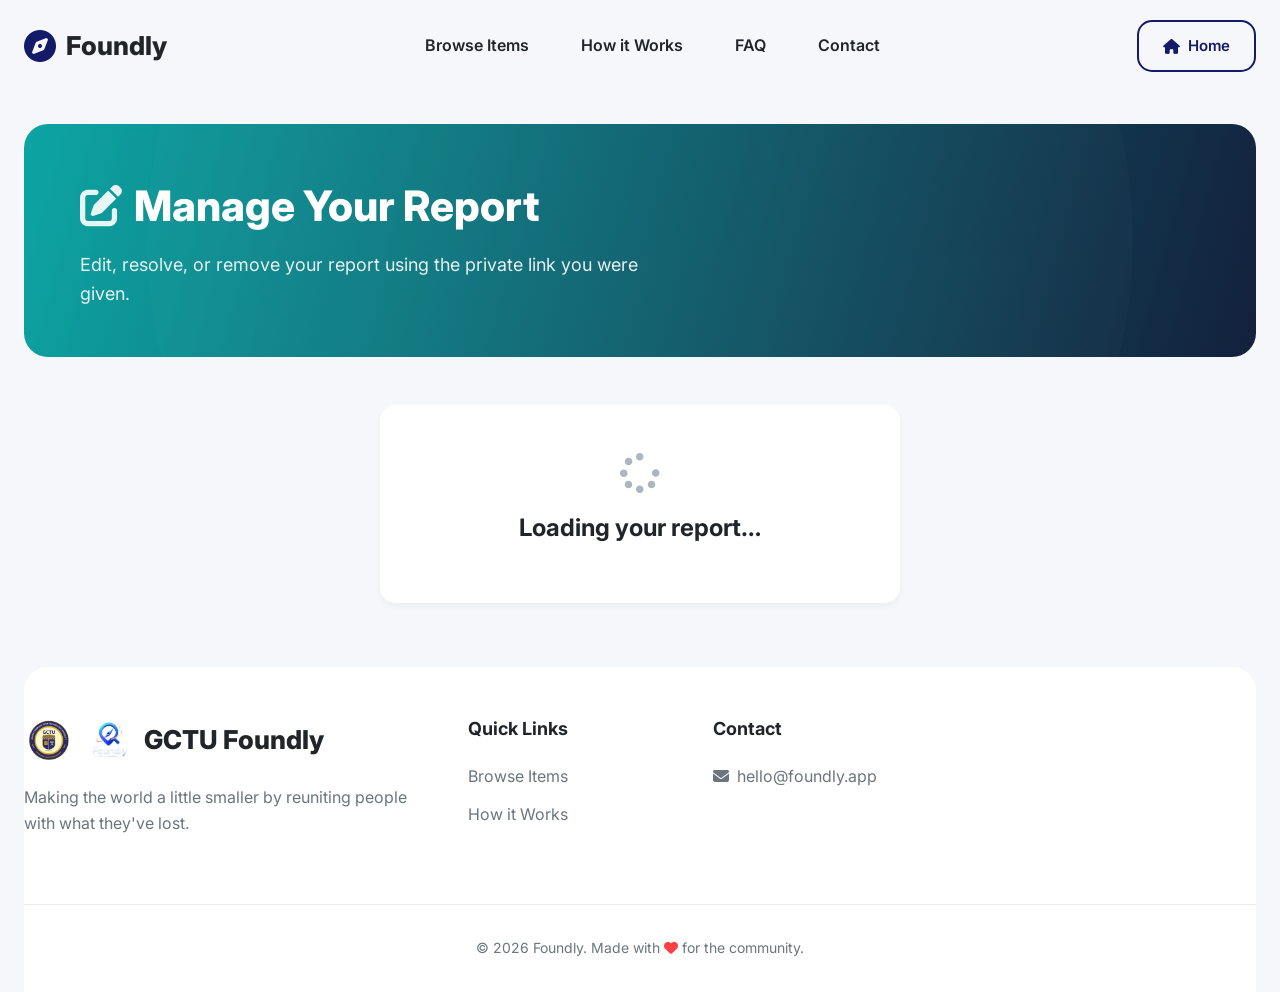
<file: foundly-supabase/public/edit.html>
<!DOCTYPE html>
<html lang="en">
<head>
  <meta charset="UTF-8">
  <meta name="viewport" content="width=device-width, initial-scale=1.0">
  <title>Foundly · Manage Your Report</title>
  <link rel="stylesheet" href="https://cdnjs.cloudflare.com/ajax/libs/font-awesome/6.4.0/css/all.min.css">
  <link href="https://fonts.googleapis.com/css2?family=Inter:wght@400;500;600;700;800&display=swap" rel="stylesheet">
  <link rel="stylesheet" href="foundly.css">
  <style>
    .search-btn { background: #0ea5a4; }
    .search-btn:hover { background: #0b8483; }
    .submit-btn  { background: #0ea5a4; }
    .submit-btn:hover { background: #0b8483; }
    .page-hero.edit-hero { background: linear-gradient(105deg, #0ea5a4 0%, #14213d 100%); }

    .edit-panel {
      background: white;
      border-radius: var(--radius-md);
      box-shadow: var(--shadow-sm);
      padding: 32px;
      max-width: 640px;
      margin: 0 auto 48px;
    }
    .edit-panel-header { display: flex; justify-content: space-between; align-items: center; margin-bottom: 24px; flex-wrap: wrap; gap: 12px; }
    .edit-panel-header h2 { font-size: 22px; margin: 0; }

    .status-pill { padding: 5px 14px; border-radius: 40px; font-size: 12px; font-weight: 700; text-transform: uppercase; letter-spacing: 0.5px; }
    .status-pill.status-active   { background: rgba(16,185,129,0.12); color: #10b981; }
    .status-pill.status-resolved { background: rgba(0,7,255,0.12); color: var(--primary); }
    .status-pill.status-deleted  { background: rgba(249,65,68,0.12); color: var(--danger); }

    .edit-actions { display: flex; gap: 10px; flex-wrap: wrap; margin-top: 20px; }
    .edit-actions .btn { flex: 1; min-width: 160px; justify-content: center; }

    .state-card {
      max-width: 520px;
      margin: 40px auto 60px;
      background: white;
      border-radius: var(--radius-md);
      box-shadow: var(--shadow-sm);
      padding: 48px 32px;
      text-align: center;
    }
    .state-card i { font-size: 40px; color: var(--gray); margin-bottom: 16px; display: block; }
    .state-card.error i { color: var(--danger); }
    .state-card.success i { color: #10b981; }
    .state-card h2 { margin-bottom: 8px; }
    .state-card p { color: var(--gray); margin-bottom: 20px; }

    .current-image-preview { width: 100%; max-width: 220px; border-radius: var(--radius-sm); margin-bottom: 12px; display: block; }
  </style>
</head>
<body data-page="edit">
<div class="container">

  <!-- NAVIGATION -->
  <nav class="navbar">
    <a href="index.html" class="logo">
      <i class="fas fa-compass"></i>
      <span>Foundly</span>
    </a>
    <div class="nav-links">
      <a href="index.html#items-section">Browse Items</a>
      <a href="index.html#how-it-works">How it Works</a>
      <a href="index.html#faq">FAQ</a>
      <a href="index.html#contact">Contact</a>
    </div>
    <div class="nav-buttons">
      <a href="index.html" class="btn btn-outline">
        <i class="fas fa-home"></i> Home
      </a>
    </div>
  </nav>

  <!-- PAGE HERO -->
  <section class="page-hero edit-hero">
    <div class="page-hero-content">
      <h1><i class="fas fa-pen-to-square" style="margin-right:12px;opacity:0.9"></i>Manage Your Report</h1>
      <p>Edit, resolve, or remove your report using the private link you were given.</p>
    </div>
  </section>

  <!-- LOADING -->
  <div class="state-card" id="loadingState">
    <i class="fas fa-spinner fa-spin"></i>
    <h2>Loading your report…</h2>
  </div>

  <!-- INVALID LINK -->
  <div class="state-card error" id="invalidState" style="display:none">
    <i class="fas fa-triangle-exclamation"></i>
    <h2>This link isn't valid</h2>
    <p>Make sure you're using the exact link from your confirmation — it should include both an <code>id</code> and a <code>token</code>.</p>
    <a href="index.html" class="btn btn-primary"><i class="fas fa-home"></i> Back to Foundly</a>
  </div>

  <!-- NOT FOUND -->
  <div class="state-card error" id="notFoundState" style="display:none">
    <i class="fas fa-box-open"></i>
    <h2>Report not found</h2>
    <p>This report may have been permanently removed.</p>
    <a href="index.html" class="btn btn-primary"><i class="fas fa-home"></i> Back to Foundly</a>
  </div>

  <!-- EDIT PANEL -->
  <div class="edit-panel" id="editPanel" style="display:none">
    <div class="edit-panel-header">
      <h2>Edit Report</h2>
      <span class="status-pill" id="statusPill">Active</span>
    </div>

    <div id="deletedNotice" style="display:none;background:rgba(249,65,68,0.08);color:var(--danger);padding:14px 16px;border-radius:var(--radius-sm);margin-bottom:20px;font-size:14px">
      <i class="fas fa-circle-info"></i> This report has been deleted and is no longer visible to the public. Editing is disabled — contact support if you need it restored.
    </div>

    <form id="editForm">
      <div class="form-group">
        <label>Type *</label>
        <select id="editType" required>
          <option value="lost">Lost</option>
          <!-- <option value="found">Found</option> -->
        </select>
      </div>
      <div class="form-group">
        <label>Title *</label>
        <input type="text" id="editTitle" required>
      </div>
      <div class="form-row">
        <div class="form-group">
          <label>Category *</label>
          <select id="editCategory" required>
            <option value="electronics">Electronics</option>
            <option value="id">ID</option>
            <option value="bags">Bags & Luggage</option>
            <option value="keys">Keys</option>
            <option value="phones">Phones</option>
            <option value="wallets">Wallets & Purses</option>
            <option value="jewelry">Jewelry</option>
            <option value="other">Other</option>
          </select>
        </div>
        <div class="form-group">
          <label>Location *</label>
          <input type="text" id="editLocation" required>
        </div>
      </div>
      <div class="form-group">
        <label>Description *</label>
        <textarea rows="4" id="editDescription" required></textarea>
      </div>
      <div class="form-group">
        <label>Contact Email *</label>
        <input type="email" id="editContact" required>
      </div>
      <div class="form-group">
        <label>Photo</label>
        <img id="currentImagePreview" class="current-image-preview" style="display:none">
        <div class="file-upload" onclick="document.getElementById('editImage').click()">
          <i class="fas fa-cloud-upload-alt"></i>
          <p id="editUploadText">Click to upload a new photo (optional)</p>
          <small style="color:var(--gray)">JPG or PNG, up to 5MB</small>
          <input type="file" id="editImage" accept="image/png,image/jpeg" style="display:none">
        </div>
        <button type="button" class="remove-image-btn" id="editRemoveImageBtn" style="display:none;margin-top:8px" onclick="clearEditImage()">
          <i class="fas fa-times"></i> Remove new photo
        </button>
      </div>

      <button type="submit" class="submit-btn" id="saveBtn">
        <i class="fas fa-save"></i> Save Changes
      </button>

      <div class="edit-actions">
        <button type="button" class="btn btn-outline" id="resolveBtn" onclick="handleResolve()">
          <i class="fas fa-circle-check"></i> Mark as Resolved
        </button>
        <button type="button" class="btn" style="background:var(--danger);color:white" id="deleteBtn" onclick="handleDelete()">
          <i class="fas fa-trash"></i> Delete Report
        </button>
      </div>
    </form>
  </div>

  <!-- FOOTER -->
  <footer class="footer">
    <div class="footer-content">
      <div class="footer-col">
        <a href="index.html" class="logo" style="margin-bottom:20px">
          <img id="foundly-logo-top" src="GCTU-Logo-640x640.webp" alt="Foundly illustration" onerror="this.style.display='none'">
          <img id="foundly-logo-top" src="foundly-logo-2(preview).png" alt="Foundly illustration" onerror="this.style.display='none'">
          </i><span>GCTU Foundly</span>
        </a>
        <p>Making the world a little smaller by reuniting people with what they've lost.</p>
      </div>
      <div class="footer-col">
        <h4>Quick Links</h4>
        <ul class="footer-links">
          <li><a href="index.html#items-section">Browse Items</a></li>
          <li><a href="index.html#how-it-works">How it Works</a></li>
        </ul>
      </div>
      <div class="footer-col">
        <h4>Contact</h4>
        <ul class="footer-links">
          <li><span><i class="fas fa-envelope" style="margin-right:8px"></i>hello@foundly.app</span></li>
        </ul>
      </div>
    </div>
    <div class="footer-bottom">
      <p>&copy; 2026 Foundly. Made with <i class="fas fa-heart" style="color:var(--danger)"></i> for the community.</p>
    </div>
  </footer>
</div>

<script type="module" src="js/edit.js"></script>
</body>
</html>
</file>
<file: foundly-supabase/public/foundly.css>
/* ============================================================
   FOUNDLY — Shared Stylesheet
   ============================================================ */

* {
  margin: 0;
  padding: 0;
  box-sizing: border-box;
  font-family: 'Inter', sans-serif;
}

html {
  scroll-behavior: smooth;
}

:root {
  --primary: #151a68;
  --primary-light: #3d42ff;
  --primary-dark: #0005c7;
  --secondary: #f72585;
  --success: #4cc9f0;
  --warning: #f8961e;
  --danger: #f94144;
  --light: #f8f9fa;
  --gray: #adb5bd;
  --dark: #212529;
  --white: #ffffff;
  --shadow-sm: 0 4px 6px rgba(0,0,0,0.04);
  --shadow-md: 0 10px 25px rgba(0,0,0,0.06);
  --shadow-lg: 0 20px 40px rgba(0,0,0,0.08);
  --radius-sm: 12px;
  --radius-md: 16px;
  --radius-lg: 24px;
  --transition: all 0.2s ease;
}

body {
  background-color: #f5f7fb;
  color: var(--dark);
  line-height: 1.6;
}

/* ---------- LAYOUT ---------- */
.container {
  max-width: 1280px;
  margin: 0 auto;
  padding: 0 24px;
}

/* ---------- NAVIGATION ---------- */
.navbar {
  display: flex;
  justify-content: space-between;
  align-items: center;
  padding: 20px 0;
  margin-bottom: 20px;
}

.logo {
  display: flex;
  align-items: center;
  gap: 10px;
  font-size: 26px;
  font-weight: 800;
  color: var(--dark);
  text-decoration: none;
}

.logo i {
  color: var(--primary);
  font-size: 32px;
}

#foundly-logo-top {
  width: 50px;
  height: 50px;
  object-fit: contain;
}

.nav-links {
  display: flex;
  gap: 32px;
  font-weight: 600;
}

.nav-links a {
  text-decoration: none;
  color: var(--dark);
  font-size: 16px;
  transition: var(--transition);
  margin: 0 10px;
}

.nav-links a:hover { color: var(--primary); }

.nav-links a.active {
  color: var(--primary);
  position: relative;
}

.nav-links a.active::after {
  content: '';
  position: absolute;
  bottom: -8px;
  left: 0;
  width: 100%;
  height: 3px;
  background: var(--primary);
  border-radius: 3px;
}

.nav-buttons {
  display: flex;
  gap: 12px;
}

/* ---------- BUTTONS ---------- */
.btn {
  padding: 12px 24px;
  border-radius: 15px;
  border: 1px solid #e9ecef;
  font-weight: 600;
  font-size: 15px;
  cursor: pointer;
  transition: var(--transition);
  display: inline-flex;
  align-items: center;
  gap: 8px;
  background: white;
  color: var(--dark);
  text-decoration: none;
}

.btn-primary {
  background: var(--primary);
  color: white;
  border: none;
  box-shadow: 0 8px 16px rgba(0,7,255,0.2);
}

.btn-primary:hover {
  background: var(--primary-dark);
  transform: translateY(-2px);
  box-shadow: 0 12px 20px rgba(0,7,255,0.3);
}

.btn-outline {
  background: transparent;
  border: 2px solid var(--primary);
  color: var(--primary);
}

.btn-outline:hover {
  background: var(--primary);
  color: white;
}

.btn-danger {
  background: var(--danger);
  color: white;
  border: none;
  box-shadow: 0 8px 16px rgba(249,65,68,0.2);
}

.btn-danger:hover {
  background: #d93235;
  transform: translateY(-2px);
}

.btn-success {
  background: #06b6d4;
  color: white;
  border: none;
  box-shadow: 0 8px 16px rgba(76,201,240,0.2);
}

.btn-success:hover {
  background: #0891b2;
  transform: translateY(-2px);
}

#view-all-btn{
  color: var(--primary);
  box-shadow: 0 8px 16px rgba(0,7,255,0.2);
}

#view-all-btn:hover{
  transform: translateY(-2px);
  box-shadow: 0 12px 20px rgba(0,7,255,0.3);
}

/* ---------- HERO SECTION ---------- */
.hero {
  display: flex;
  justify-content: space-between;
  align-items: center;
  background: linear-gradient(105deg, var(--primary) 0%, #0f083a 100%);
  border-radius: var(--radius-lg);
  padding: 48px 56px;
  margin: 32px 0 48px;
  color: white;
  position: relative;
  overflow: hidden;
}

.hero::before {
  content: '';
  position: absolute;
  top: 0; left: 0;
  width: 100%; height: 100%;
  background: url('data:image/svg+xml,<svg xmlns="http://www.w3.org/2000/svg" viewBox="0 0 200 200"><path fill="rgba(255,255,255,0.05)" d="M69.5 134.6c-10.2-9-16.5-22-16.5-36.2 0-27.6 22.4-50 50-50 27.1 0 49.2 21.6 50 48.6-9.8-4.6-20.6-7.1-32-7.1-33.5 0-61.5 21.9-71.5 52.2-1.5-5.3-2.5-10.9-2.5-16.6 0-4.5.5-8.9 1.5-13.1 3.2-13.7 11-25.4 21.5-33.8z"/></svg>') center/cover no-repeat;
  opacity: 0.1;
}

.hero-content {
  max-width: 60%;
  position: relative;
  z-index: 2;
}

.hero h1 {
  font-size: 48px;
  font-weight: 800;
  line-height: 1.2;
  margin-bottom: 20px;
}

.hero p {
  font-size: 18px;
  opacity: 0.95;
  margin-bottom: 32px;
  max-width: 90%;
}

.hero-buttons {
  display: flex;
  gap: 16px;
}

.hero-buttons .btn {
  background: white;
  color: var(--primary);
  border: none;
  padding: 14px 32px;
  font-size: 16px;
  box-shadow: 0 10px 24px rgba(0,0,0,0.25);
}

.hero-buttons .btn:hover {
  transform: translateY(-3px);
  box-shadow: 0 14px 30px rgba(0,0,0,0.32);
}

.hero-buttons .btn-outline-white {
  background: rgba(255,255,255,0.08);
  color: white;
  border: 2px solid white;
  box-shadow: 0 10px 24px rgba(0,0,0,0.2);
}

.hero-buttons .btn-outline-white:hover {
  background: white;
  color: var(--primary);
  transform: translateY(-3px);
  box-shadow: 0 14px 30px rgba(0,0,0,0.28);
}

.hero-stats {
  display: flex;
  gap: 40px;
  margin-top: 40px;
}

.stat-item {
  display: flex;
  flex-direction: column;
}

.stat-number {
  font-size: 32px;
  font-weight: 800;
  line-height: 1;
}

.stat-label {
  font-size: 14px;
  opacity: 0.8;
  text-transform: uppercase;
  letter-spacing: 1px;
}

.hero-image {
  position: relative;
  z-index: 2;
  width: 35%;
}

.hero-image img {
  width: 100%;
  filter: drop-shadow(0 20px 30px rgba(0,0,0,0.15));
}

/* ---------- PAGE HERO (sub-pages) ---------- */
.page-hero {
  border-radius: var(--radius-lg);
  padding: 48px 56px;
  margin: 32px 0 48px;
  color: white;
  position: relative;
  overflow: hidden;
}

.page-hero.lost-hero {
  background: linear-gradient(105deg, #f94144 0%, #f3722c 100%);
}

.page-hero.found-hero {
  background: linear-gradient(105deg, #06b6d4 0%, #0007ff 100%);
}

.page-hero.about-hero {
  background: linear-gradient(105deg, var(--primary) 0%, #7209b7 100%);
}

.page-hero::before {
  content: '';
  position: absolute;
  top: 0; left: 0;
  width: 100%; height: 100%;
  background: url('data:image/svg+xml,<svg xmlns="http://www.w3.org/2000/svg" viewBox="0 0 200 200"><circle fill="rgba(255,255,255,0.05)" cx="100" cy="100" r="80"/></svg>') center/cover;
  opacity: 0.3;
}

.page-hero-content {
  position: relative;
  z-index: 2;
}

.page-hero h1 {
  font-size: 42px;
  font-weight: 800;
  margin-bottom: 12px;
}

.page-hero p {
  font-size: 18px;
  opacity: 0.9;
  max-width: 600px;
}

/* ---------- SEARCH & FILTER BAR ---------- */
.search-section {
  background: white;
  border-radius: 100px;
  padding: 8px;
  margin-bottom: 24px;
  box-shadow: var(--shadow-md);
  display: flex;
  align-items: center;
}

.search-input {
  flex: 1;
  display: flex;
  align-items: center;
  padding: 0 20px;
  color: var(--gray);
}

.search-input i {
  color: var(--gray);
  font-size: 18px;
}

.search-input input {
  width: 100%;
  padding: 16px 12px;
  border: none;
  font-size: 16px;
  background: transparent;
}

.search-input input::placeholder { color: var(--gray); font-weight: 400; }
.search-input input:focus { outline: none; }

.filter-dropdown {
  display: flex;
  align-items: center;
  gap: 8px;
  padding: 0 20px;
  border-left: 2px solid #e9ecef;
  color: var(--dark);
  font-weight: 500;
  cursor: pointer;
}

#drpdwn {
  width: 100%;
  padding: 14px 18px;
  border: 2px solid #e9ecef;
  border-radius: 100px;
  font-size: 16px;
  transition: var(--transition);
  background: white;
}

.search-btn {
  background: var(--primary);
  color: white;
  border: none;
  padding: 14px 36px;
  border-radius: 100px;
  font-weight: 600;
  font-size: 16px;
  cursor: pointer;
  transition: var(--transition);
  display: flex;
  align-items: center;
  gap: 8px;
}

.search-btn:hover { background: var(--primary-dark); }

/* ---------- CATEGORY PILLS ---------- */
.section-header {
  display: flex;
  justify-content: space-between;
  align-items: center;
  margin-bottom: 24px;
}

.section-header h2 {
  font-size: 40px;
  font-weight: 900;
  color: var(--dark);
  margin: 0 auto;
}

.section-header a {
  color: var(--primary);
  text-decoration: none;
  font-weight: 600;
  display: flex;
  align-items: center;
  gap: 6px;
  cursor: pointer;
}

.category-pills {
  display: flex;
  gap: 12px;
  margin-bottom: 32px;
  flex-wrap: wrap;
}

.pill {
  padding: 10px 20px;
  background: white;
  border-radius: 40px;
  font-weight: 500;
  font-size: 15px;
  color: var(--dark);
  border: 1px solid #e9ecef;
  cursor: pointer;
  transition: var(--transition);
  display: flex;
  align-items: center;
  gap: 8px;
}

.pill i { color: var(--primary); font-size: 14px; }
.pill:hover { background: #f1f3f5; border-color: var(--gray); }
.pill.active { background: var(--primary); color: white; border-color: var(--primary); }
.pill.active i { color: white; }

/* ---------- ITEM CARDS GRID ---------- */
.items-grid {
  display: grid;
  grid-template-columns: repeat(auto-fill, minmax(280px, 1fr));
  gap: 28px;
  margin-bottom: 48px;
}

.item-card {
  background: white;
  border-radius: var(--radius-md);
  overflow: hidden;
  box-shadow: var(--shadow-sm);
  transition: var(--transition);
  position: relative;
  border: 1px solid #f1f3f5;
}

.item-card:hover {
  transform: translateY(-6px);
  box-shadow: var(--shadow-lg);
  border-color: transparent;
  cursor: pointer;
}

.card-badge {
  position: absolute;
  top: 16px;
  left: 16px;
  padding: 6px 14px;
  border-radius: 40px;
  font-size: 12px;
  font-weight: 700;
  text-transform: uppercase;
  letter-spacing: 0.5px;
  z-index: 2;
}

.badge-lost { background: rgba(249,65,68,0.12); color: var(--danger); backdrop-filter: blur(4px); }
.badge-found { background: rgba(76,201,240,0.12); color: #06b6d4; backdrop-filter: blur(4px); }

.card-image {
  height: 180px;
  background: #f1f3f5;
  position: relative;
  display: flex;
  align-items: center;
  justify-content: center;
  color: var(--gray);
  font-size: 48px;
  overflow: hidden;
}

.card-image i { opacity: 0.5; }

.card-image img {
  width: 100%;
  height: 100%;
  object-fit: cover;
}

.card-content { padding: 20px; }

.card-category {
  display: inline-block;
  font-size: 12px;
  font-weight: 600;
  color: var(--primary);
  background: rgba(0,7,255,0.08);
  padding: 4px 12px;
  border-radius: 40px;
  margin-bottom: 12px;
  text-transform: uppercase;
  letter-spacing: 0.5px;
}

.card-title { font-size: 18px; font-weight: 700; margin-bottom: 8px; color: var(--dark); }

.card-desc {
  color: #6c757d;
  font-size: 14px;
  margin-bottom: 16px;
  display: -webkit-box;
  -webkit-line-clamp: 2;
  -webkit-box-orient: vertical;
  overflow: hidden;
}

.card-meta {
  display: flex; 
  justify-content: space-between;
  align-items: center;
  color: var(--gray);
  font-size: 13px;
  margin-bottom: 16px;
}

.card-meta i { margin-right: 4px; font-size: 12px; }

.card-footer {
  display: flex;
  justify-content: space-between;
  align-items: center;
  padding-top: 16px;
  border-top: 1px solid #e9ecef;
}

.contact-btn {
  padding: 8px 16px;
  background: var(--light);
  border-radius: 40px;
  font-size: 13px;
  font-weight: 600;
  color: var(--dark);
  text-decoration: none;
  transition: var(--transition);
  display: flex;
  align-items: center;
  gap: 6px;
}

.contact-btn:hover { background: var(--primary); color: white; }

/* ---------- BOOKMARK / SAVE BUTTON ---------- */
.save-btn {
  color: var(--gray);
  background: none;
  border: none;
  font-size: 18px;
  cursor: pointer;
  transition: color 0.2s ease, transform 0.1s ease;
  position: relative;
  display: flex;
  align-items: center;
  justify-content: center;
  width: 36px;
  height: 36px;
  border-radius: 50%;
}

.save-btn:hover { color: var(--danger); }

/* Bookmark save animation */
.save-btn.saving {
  animation: bookmarkPop 0.4s cubic-bezier(0.36, 0.07, 0.19, 0.97);
}

.save-btn.saved {
  color: var(--danger);
}

.save-btn.saved i { animation: bookmarkBounce 0.5s cubic-bezier(0.36, 0.07, 0.19, 0.97); }

@keyframes bookmarkPop {
  0%   { transform: scale(1); }
  30%  { transform: scale(1.4) rotate(-10deg); }
  60%  { transform: scale(0.9) rotate(5deg); }
  80%  { transform: scale(1.15); }
  100% { transform: scale(1); }
}

@keyframes bookmarkBounce {
  0%   { transform: translateY(0); }
  30%  { transform: translateY(-6px); }
  60%  { transform: translateY(2px); }
  80%  { transform: translateY(-3px); }
  100% { transform: translateY(0); }
}

/* Ripple effect on save */
.save-btn::after {
  content: '';
  position: absolute;
  width: 100%;
  height: 100%;
  border-radius: 50%;
  background: rgba(249, 65, 68, 0.15);
  transform: scale(0);
  opacity: 0;
  transition: transform 0.3s ease, opacity 0.3s ease;
}

.save-btn.saved::after {
  animation: saveRipple 0.4s ease-out;
}

@keyframes saveRipple {
  0%   { transform: scale(0); opacity: 1; }
  100% { transform: scale(2.5); opacity: 0; }
}

/* ---------- REPORT FORMS (MODAL) ---------- */
.modal {
  display: none;
  position: fixed;
  top: 0; left: 0;
  width: 100%; height: 100%;
  background: rgba(0,0,0,0.5);
  backdrop-filter: blur(5px);
  z-index: 1000;
  align-items: center;
  justify-content: center;
}

.modal.active { display: flex; }

.modal-content {
  background: white;
  width: 90%;
  max-width: 550px;
  max-height: 90vh;
  overflow-y: auto;
  border-radius: var(--radius-lg);
  padding: 32px;
  position: relative;
  animation: modalSlideIn 0.3s ease;
}

@keyframes modalSlideIn {
  from { transform: translateY(30px); opacity: 0; }
  to   { transform: translateY(0);    opacity: 1; }
}

.modal-header {
  display: flex;
  justify-content: space-between;
  align-items: center;
  margin-bottom: 24px;
}

.modal-header h3 { font-size: 24px; font-weight: 700; color: var(--dark); }

.close-modal {
  background: none;
  border: none;
  font-size: 28px;
  cursor: pointer;
  color: var(--gray);
  transition: var(--transition);
}

.close-modal:hover { color: var(--danger); }

.form-group { margin-bottom: 20px; }

.form-group label {
  display: block;
  font-weight: 600;
  margin-bottom: 8px;
  color: var(--dark);
  font-size: 14px;
}

.form-group input,
.form-group select,
.form-group textarea {
  width: 100%;
  padding: 14px 18px;
  border: 2px solid #e9ecef;
  border-radius: var(--radius-sm);
  font-size: 15px;
  transition: var(--transition);
  background: white;
  font-family: 'Inter', sans-serif;
}

.form-group input:focus,
.form-group select:focus,
.form-group textarea:focus {
  outline: none;
  border-color: var(--primary);
  box-shadow: 0 0 0 4px rgba(0,7,255,0.1);
}

.form-row {
  display: grid;
  grid-template-columns: 1fr 1fr;
  gap: 16px;
}

.file-upload {
  border: 2px dashed #e9ecef;
  border-radius: var(--radius-sm);
  padding: 24px;
  text-align: center;
  cursor: pointer;
  transition: var(--transition);
}

.file-upload:hover {
  border-color: var(--primary);
  background: rgba(0,7,255,0.02);
}

.file-upload i { font-size: 32px; color: var(--primary); margin-bottom: 8px; display: block; }

.image-preview-card {
  margin-top: 12px;
  display: inline-flex;
  flex-direction: column;
  align-items: flex-start;
  gap: 8px;
}
.image-preview-card img {
  max-width: 220px;
  max-height: 220px;
  border-radius: var(--radius-sm);
  display: block;
  box-shadow: var(--shadow-sm);
  border: 1px solid #f1f3f5;
  object-fit: cover;
}
.remove-image-btn {
  display: inline-flex;
  align-items: center;
  gap: 6px;
  background: rgba(249,65,68,0.08);
  color: var(--danger);
  border: none;
  padding: 6px 12px;
  border-radius: 20px;
  font-size: 12px;
  font-weight: 600;
  cursor: pointer;
  transition: var(--transition);
}
.remove-image-btn:hover { background: rgba(249,65,68,0.15); }

.submit-btn {
  width: 100%;
  padding: 16px;
  background: var(--primary);
  color: white;
  border: none;
  border-radius: var(--radius-sm);
  font-weight: 700;
  font-size: 16px;
  cursor: pointer;
  transition: var(--transition);
  margin-top: 8px;
  font-family: 'Inter', sans-serif;
  display: flex;
  align-items: center;
  justify-content: center;
  gap: 8px;
}

.submit-btn:hover {
  background: var(--primary-dark);
  transform: translateY(-2px);
  box-shadow: var(--shadow-md);
}

/* ---------- HOW IT WORKS ---------- */
.how-it-works {
  margin: 64px 0 24px 0px;
  text-align: center;
}

.found-items-instruction{
  padding: 5px 0px 20px 0px;
  margin-bottom: 100px;

}

.how-it-works h2 { font-size: 32px; font-weight: 700; margin-bottom: 16px; }
.how-it-works > p { color: #6c757d; max-width: 600px; margin: 0 auto 48px; font-size: 18px; }

.steps {
  display: grid;
  grid-template-columns: repeat(3, 1fr);
  gap: 32px;
}

.step {
  background: white;
  padding: 32px 24px;
  border-radius: var(--radius-md);
  box-shadow: var(--shadow-sm);
  transition: var(--transition);
}

.step:hover { transform: translateY(-8px); box-shadow: var(--shadow-lg); }

.step-icon {
  width: 80px;
  height: 80px;
  background: rgba(0,7,255,0.1);
  border-radius: 50%;
  display: flex;
  align-items: center;
  justify-content: center;
  margin: 0 auto 24px;
  font-size: 32px;
  color: var(--primary);
}

.step h3 { font-size: 20px; font-weight: 700; margin-bottom: 12px; }
.step p { color: #6c757d; line-height: 1.6; }

/* ---------- FOOTER ---------- */
.footer {
  background: white;
  border-radius: var(--radius-lg) var(--radius-lg) 0 0;
  padding: 48px 0 32px;
  margin-top: 64px;
}

.footer-content {
  display: grid;
  grid-template-columns: 2fr 1fr 1fr 1.5fr;
  gap: 48px;
  margin-bottom: 48px;
}

.footer-col h4 { font-size: 18px; font-weight: 700; margin-bottom: 20px; color: var(--dark); }
.footer-col p { color: #6c757d; line-height: 1.6; margin-bottom: 20px; }

.footer-links { list-style: none; }
.footer-links li { margin-bottom: 12px; }
.footer-links a { color: #6c757d; text-decoration: none; transition: var(--transition); }
.footer-links a:hover { color: var(--primary); }
.footer-links li span { color: #6c757d; }

.social-links { display: flex; gap: 16px; }

.social-links a {
  width: 40px;
  height: 40px;
  background: #f1f3f5;
  border-radius: 50%;
  display: flex;
  align-items: center;
  justify-content: center;
  color: var(--dark);
  transition: var(--transition);
  text-decoration: none;
}

.social-links a:hover { background: var(--primary); color: white; transform: translateY(-3px); }

.footer-bottom {
  border-top: 1px solid #e9ecef;
  padding-top: 32px;
  text-align: center;
  color: #6c757d;
  font-size: 14px;
}

/* ---------- TOAST NOTIFICATION ---------- */
.toast {
  position: fixed;
  bottom: 32px;
  right: 32px;
  background: white;
  border-radius: var(--radius-md);
  padding: 16px 24px;
  box-shadow: 0 10px 40px rgba(0,0,0,0.15);
  display: flex;
  align-items: center;
  gap: 12px;
  font-weight: 600;
  font-size: 15px;
  z-index: 9999;
  transform: translateX(120%);
  transition: transform 0.4s cubic-bezier(0.34, 1.56, 0.64, 1);
  max-width: 360px;
  border-left: 4px solid var(--primary);
}

.toast.show { transform: translateX(0); }
.toast i { font-size: 20px; color: var(--primary); }
.toast.toast-success { border-left-color: #10b981; }
.toast.toast-success i { color: #10b981; }
.toast.toast-error { border-left-color: var(--danger); }
.toast.toast-error i { color: var(--danger); }

/* ---------- EMPTY STATE ---------- */
.empty-state {
  grid-column: 1/-1;
  text-align: center;
  padding: 60px;
  background: white;
  border-radius: var(--radius-lg);
}

.empty-state i { font-size: 48px; color: var(--gray); margin-bottom: 16px; display: block; }
.empty-state h3 { font-size: 20px; margin-bottom: 8px; }
.empty-state p { color: #6c757d; margin-bottom: 20px; }

/* ---------- STATS BANNER ---------- */
.stats-banner {
  display: grid;
  grid-template-columns: repeat(4, 1fr);
  gap: 24px;
  margin-bottom: 98px;
}

.stat-card {
  background: white;
  border-radius: var(--radius-md);
  padding: 24px;
  box-shadow: var(--shadow-sm);
  display: flex;
  align-items: center;
  gap: 16px;
  transition: var(--transition);
  white-space: nowrap;
}

.stat-card:hover { transform: translateY(-4px); box-shadow: var(--shadow-md); }

.stat-card-icon {
  width: 52px;
  height: 52px;
  border-radius: 14px;
  display: flex;
  align-items: center;
  justify-content: center;
  font-size: 22px;
  flex-shrink: 0;
}

.stat-card-icon.blue { background: rgba(0,7,255,0.1); color: var(--primary); }
.stat-card-icon.red  { background: rgba(249,65,68,0.1); color: var(--danger); }
.stat-card-icon.cyan { background: rgba(76,201,240,0.1); color: #06b6d4; }
.stat-card-icon.purple { background: rgba(114,9,183,0.1); color: #7209b7; }

.stat-card-value { font-size: 28px; font-weight: 800; color: var(--dark); line-height: 1; }
.stat-card-label { font-size: 13px; color: #6c757d; margin-top: 4px; }

/* ---------- ABOUT PAGE STYLES ---------- */
.about-section {
  margin: 48px 0;
}

.about-section h2 { font-size: 32px; font-weight: 700; margin-bottom: 16px; }
.about-section > p { color: #6c757d; font-size: 18px; max-width: 700px; margin-bottom: 40px; }

.team-grid {
  display: grid;
  grid-template-columns: repeat(auto-fill, minmax(240px, 1fr));
  gap: 28px;
  margin-top: 40px;
}

.team-card {
  background: white;
  border-radius: var(--radius-md);
  padding: 32px 24px;
  text-align: center;
  box-shadow: var(--shadow-sm);
  transition: var(--transition);
  border: 1px solid #f1f3f5;
}

.team-card:hover { transform: translateY(-6px); box-shadow: var(--shadow-lg); }

.team-avatar {
  width: 80px;
  height: 80px;
  border-radius: 50%;
  margin: 0 auto 16px;
  display: flex;
  align-items: center;
  justify-content: center;
  font-size: 32px;
  font-weight: 800;
  color: white;
}

.team-card h4 { font-size: 18px; font-weight: 700; margin-bottom: 4px; }
.team-card .role { font-size: 13px; color: var(--primary); font-weight: 600; text-transform: uppercase; letter-spacing: 0.5px; margin-bottom: 12px; display: block; }
.team-card p { font-size: 14px; color: #6c757d; }

.values-grid {
  display: grid;
  grid-template-columns: repeat(auto-fill, minmax(280px, 1fr));
  gap: 24px;
  margin-top: 32px;
}

.value-card {
  background: white;
  border-radius: var(--radius-md);
  padding: 28px;
  box-shadow: var(--shadow-sm);
  border: 1px solid #f1f3f5;
  display: flex;
  gap: 20px;
  align-items: flex-start;
  transition: var(--transition);
}

.value-card:hover { transform: translateY(-4px); box-shadow: var(--shadow-md); }

.value-icon {
  width: 52px;
  height: 52px;
  border-radius: 14px;
  background: rgba(0,7,255,0.1);
  color: var(--primary);
  display: flex;
  align-items: center;
  justify-content: center;
  font-size: 22px;
  flex-shrink: 0;
}

.value-card h4 { font-size: 17px; font-weight: 700; margin-bottom: 8px; }
.value-card p { font-size: 14px; color: #6c757d; }

.faq-list { margin-top: 32px; }

.faq-item {
  background: white;
  border-radius: var(--radius-md);
  margin-bottom: 12px;
  overflow: hidden;
  box-shadow: var(--shadow-sm);
  border: 1px solid #f1f3f5;
}

.faq-question {
  padding: 20px 24px;
  font-weight: 600;
  font-size: 16px;
  cursor: pointer;
  display: flex;
  justify-content: space-between;
  align-items: center;
  transition: var(--transition);
  user-select: none;
}

.faq-question:hover { color: var(--primary); }
.faq-question i { transition: transform 0.3s ease; font-size: 14px; color: var(--gray); }
.faq-question.open i { transform: rotate(180deg); color: var(--primary); }

.faq-answer {
  max-height: 0;
  overflow: hidden;
  transition: max-height 0.4s ease, padding 0.3s ease;
  padding: 0 24px;
  color: #6c757d;
  font-size: 15px;
  line-height: 1.7;
}

.faq-answer.open {
  max-height: 200px;
  padding: 0 24px 20px;
}

/* ---------- SUCCESS STORIES ---------- */
.success-stories {
  margin: 48px 0;
}

.stories-grid {
  display: grid;
  grid-template-columns: repeat(auto-fill, minmax(300px, 1fr));
  gap: 28px;
  margin-top: 32px;
}

.story-card {
  background: white;
  border-radius: var(--radius-md);
  padding: 28px;
  box-shadow: var(--shadow-sm);
  border: 1px solid #f1f3f5;
  transition: var(--transition);
  position: relative;
}

.story-card:hover { transform: translateY(-4px); box-shadow: var(--shadow-md); }

.story-card::before {
  content: '\201C';
  position: absolute;
  top: 16px;
  right: 24px;
  font-size: 64px;
  font-weight: 800;
  color: rgba(0,7,255,0.08);
  line-height: 1;
  font-family: Georgia, serif;
}

.story-card p { font-size: 15px; color: #495057; line-height: 1.7; margin-bottom: 20px; }

.story-author {
  display: flex;
  align-items: center;
  gap: 12px;
}

.story-avatar {
  width: 44px;
  height: 44px;
  border-radius: 50%;
  display: flex;
  align-items: center;
  justify-content: center;
  font-weight: 700;
  font-size: 16px;
  color: white;
  flex-shrink: 0;
}

.story-author-info strong { display: block; font-size: 14px; font-weight: 700; }
.story-author-info span { font-size: 12px; color: var(--gray); }

/* ---------- ITEM DETAIL MODAL ---------- */
.detail-modal .modal-content {
  max-width: 600px;
  padding: 0;
  overflow-y: auto;
  border-radius: var(--radius-lg);

}

.detail-image {
  width: 100%;
  height: 380px;
  /* object-fit: cover; */
  object-fit: contain;
  background: #f1f3f5;
  display: flex;
  align-items: center;
  justify-content: center;
  font-size: 72px;
  color: var(--gray);
  position: relative;
  transition: transform 0.3s ease-out;

}


.detail-image img { width: 100%; height: 100%; object-fit: cover; }
.detail-image i { opacity: 0.4; }

.detail-body { padding: 32px; }
.detail-body h2 { font-size: 28px; font-weight: 800; margin-bottom: 12px; color: var(--dark); }
.detail-body .detail-meta { display: flex; gap: 20px; margin-bottom: 24px; flex-wrap: wrap; }
.detail-body .detail-meta span { font-size: 14px; color: var(--gray); display: flex; align-items: center; gap: 6px; font-weight: 500; }
.detail-body .detail-meta span i { color: var(--primary); font-size: 12px; }
.detail-body p { color: #495057; line-height: 1.7; margin-bottom: 28px; font-size: 16px; }

.detail-actions { display: flex; gap: 12px; }
.detail-actions .btn { flex: 1; justify-content: center; }

/* ---------- RESPONSIVE ---------- */
@media (max-width: 1024px) {
  .stats-banner { grid-template-columns: repeat(2, 1fr); }
}

@media (max-width: 992px) {
  .hero, .page-hero {
    flex-direction: column;
    text-align: center;
    padding: 40px 24px;
  }
  .hero-content { max-width: 100%; margin-bottom: 40px; }
  .hero p { max-width: 100%; }
  .hero-buttons { justify-content: center; }
  .hero-stats { justify-content: center; }
  .hero-image { width: 60%; }
  .footer-content { grid-template-columns: repeat(2, 1fr); }
}

@media (max-width: 768px) {
  .navbar { flex-direction: column; gap: 20px; }
  .nav-links { gap: 20px; }
  .search-section { flex-direction: column; border-radius: 24px; padding: 16px; }
  .search-input { width: 100%; padding: 0; margin-bottom: 12px; }
  .filter-dropdown { width: 100%; border-left: none; border-top: 2px solid #e9ecef; padding: 12px 0; justify-content: center; }
  .search-btn { width: 100%; justify-content: center; }
  .steps { grid-template-columns: 1fr; }
  .footer-content { grid-template-columns: 1fr; }
  .stats-banner { grid-template-columns: repeat(2, 1fr); }
  .form-row { grid-template-columns: 1fr; }
}

@media (max-width: 576px) {
  .hero h1, .page-hero h1 { font-size: 32px; }
  .hero-buttons { flex-direction: column; }
  .hero-stats { flex-direction: column; gap: 20px; align-items: center; }
  .stats-banner { grid-template-columns: 1fr; }
  .detail-actions { flex-direction: column; }
}

.img-wrapper {
  display: block;
}
</file>
